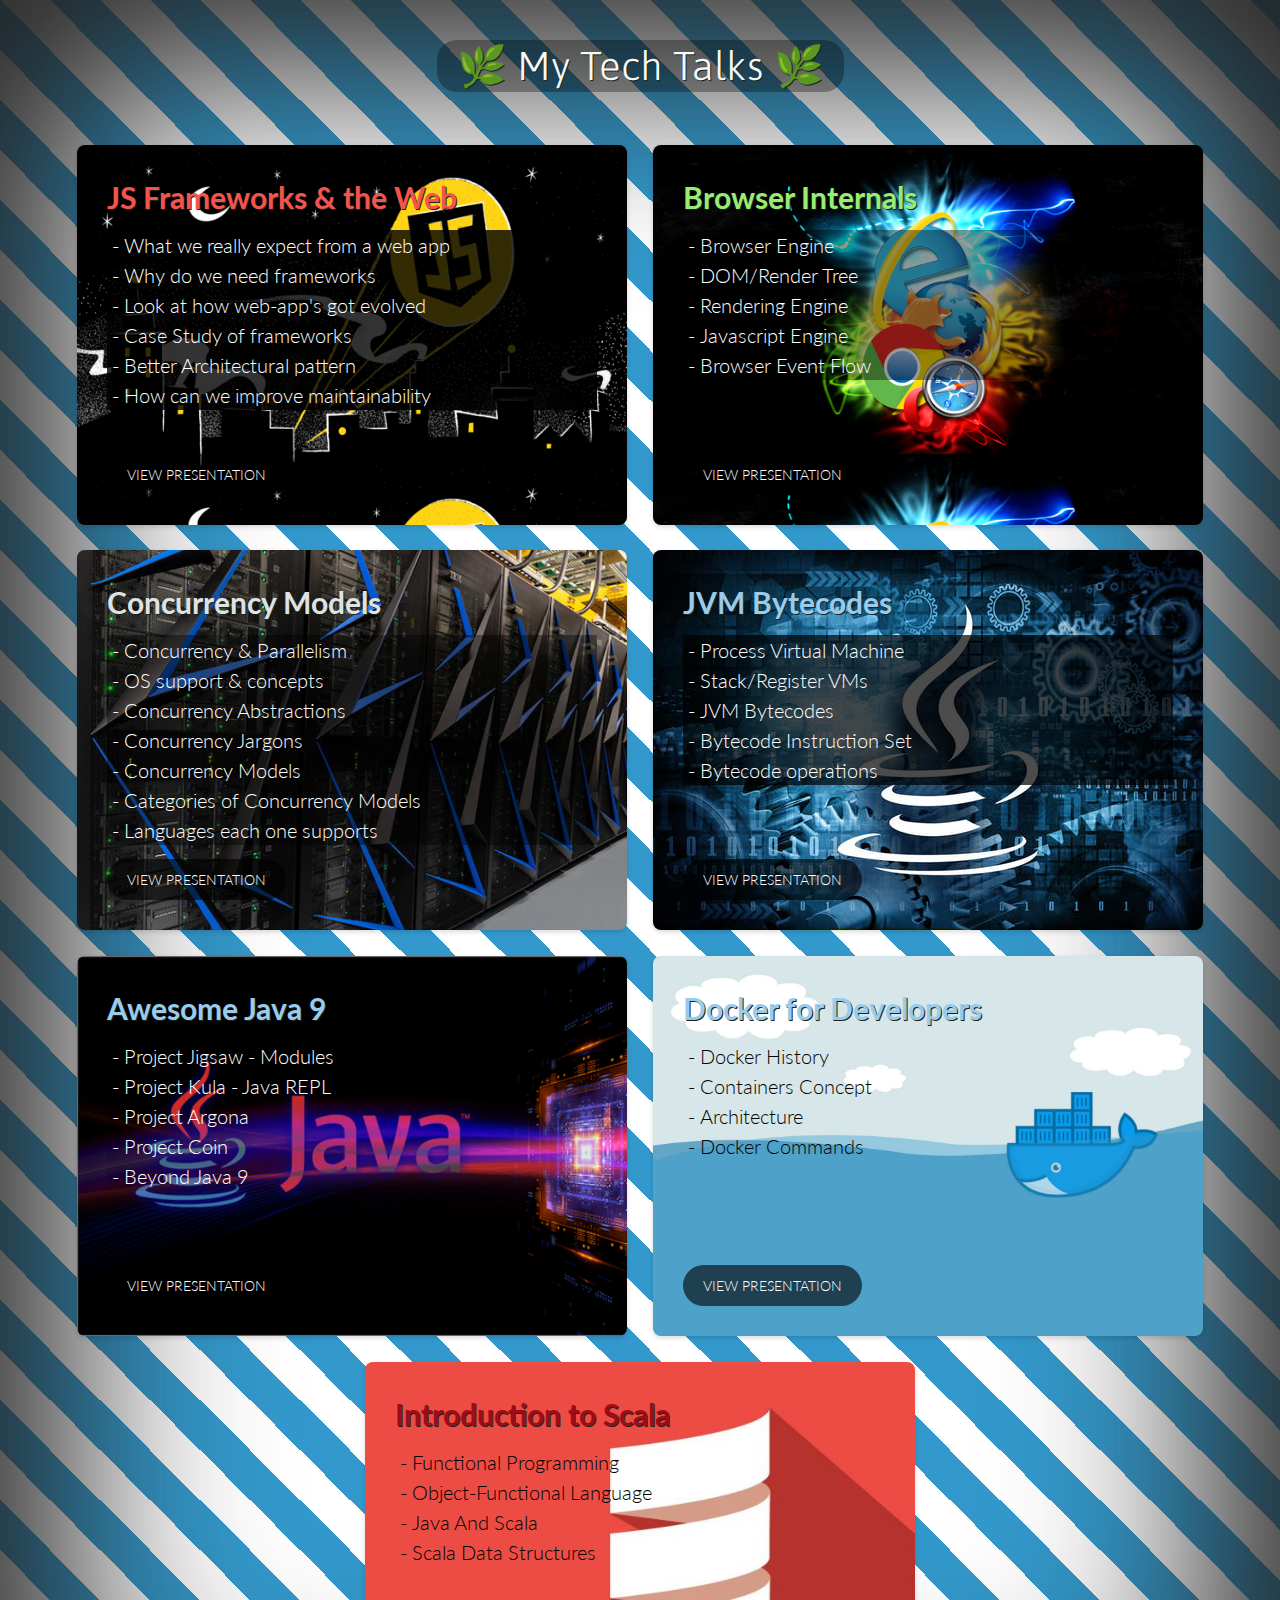
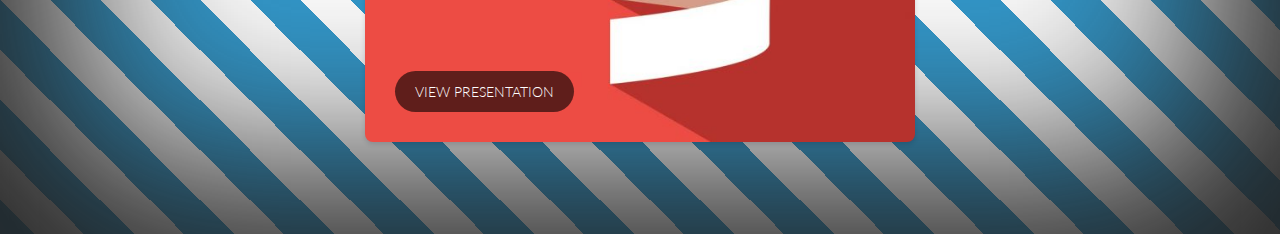
<file: index.html>
<html lang="en">

<head>
    <meta charset="UTF-8">
    <style>
        @import url(https://fonts.googleapis.com/css?family=Lato:300);
        @import url(https://fonts.googleapis.com/css?family=Asap);
        @import url(https://fonts.googleapis.com/css?family=Indie+Flower);

        * {
            margin: 0;
            padding: 0;
            box-sizing: border-box;
        }

        body {
            min-height: 100vh;
            color: #2e2e2e;
            font-family: "Lato", sans-serif;
            font-weight: 300;
            font-size: 20px;
            line-height: 1.5;
            background: linear-gradient(45.01deg, white 25%,
                    #3399cc 25%,
                    #3399cc 50%,
                    white 50%,
                    white 75%,
                    #3399cc 75%);
            -moz-background-size: 100px 100px;
            -o-background-size: 100px 100px;
            -webkit-background-size: 100px 100px;
            background-size: 100px 100px;
            -webkit-box-shadow: inset 0 0 20px 2px #222;
            box-shadow: inset 0 0 200px 70px #222;
        }

        @media screen and (max-width: 820px) {
            body {
                font-size: 16px;
            }
        }

        .container {
            width: 100%;
            min-height: 100vh;
            margin: 0 auto;
            padding: 40px 0;
            display: -webkit-box;
            display: flex;
            -webkit-box-orient: vertical;
            -webkit-box-direction: normal;
            flex-direction: column;
            -webkit-box-pack: center;
            justify-content: center;
            -webkit-box-align: center;
            align-items: center;
        }

        @media screen and (max-width: 820px) {
            .container {
                -webkit-box-orient: vertical;
                -webkit-box-direction: normal;
                flex-direction: column;
            }
        }

        header {
            text-align: center;
        }

        header h1 {
            font-weight: 300;
            font-size: 2em;
            line-height: 1.3;
            font-family: 'Asap', sans-serif;
            padding: 0px 20px 0 20px;
            color: #f4f9fa;
            text-shadow: 1px 1px #1c251c;
            border-radius: 12px;
        }

        header p a {
            color: #2e2e2e;
            text-decoration: none;
            border-bottom: 1px solid #2e2e2e;
            -webkit-transition: border .3s;
            transition: border .3s;
        }

        header p a:hover {
            border-bottom: 1px solid rgba(255, 255, 255, 0);
        }

        .content {
            display: -webkit-box;
            display: flex;
            -webkit-box-orient: horizontal;
            -webkit-box-direction: normal;
            flex-direction: row;
            -webkit-box-pack: center;
            justify-content: center;
            flex-wrap: wrap;
            padding: 40px 0;
        }

        .card {
            margin: 1%;
            padding: 30px;
            height: 380px;
            width: 550px;
            border-radius: 8px;
            position: relative;
            -webkit-transition: .3s all;
            transition: .3s all;
            box-shadow: 0 2px 5px 0 rgba(3, 6, 26, 0.15);
        }

        .card:hover {
            -webkit-transform: scale(1.05);
            transform: scale(1.05);
        }

        @media screen and (max-width: 1240px) {
            .card {
                width: 48%;
            }
        }

        @media screen and (max-width: 820px) {
            .card {
                width: 98%;
                margin-top: 2%;
                margin-bottom: 2%;
            }
        }

        .card h3 {
            margin-bottom: 10px;
            text-shadow: 1px 1px #1c251c;
            font-size: 30px;
        }

        .card p {
            margin-bottom: 60px;
            font-family: 'Indie Flower', cursive;
        }

        .button {
            position: absolute;
            left: 30px;
            bottom: 30px;
            font-size: 14px;
            color: white;
            background: rgba(0, 0, 0, 0.6);
            text-decoration: none;
            text-transform: uppercase;
            padding: 10px 20px;
            border-radius: 10000px;
            -webkit-transition: .3s all;
            transition: .3s all;
        }

        .button:hover {
            background: rgba(255, 255, 255, 0.8);
            color: #2e2e2e;
        }

        .pad-top {
            padding-top: 100px;
        }

        .card-blue-light {
            background: #217ccc;
            color: white;
        }

        .card-yellow {
            background: #c99111;
            color: white;
        }

        .card-blue-dark {
            background: #1e4c74;
            color: white;
        }

        .card-red {
            background: #CE422F;
            color: white;
        }

        .card-purple {
            background: #883EAD;
            color: white;
        }

        .card-orange {
            background: #EF7F34;
            color: white;
        }

        ul {
            list-style: none;
            padding: 0px;
        }

        ul li:before {
            content: '-';
            margin: 0 5px;
            /* any design */
        }
    </style>
</head>

<body translate="no">
    <div class="container">
        <header style="position: sticky">
            <h1 style="border-radius: 20px; background-color: rgba(0,0,0,.3);">🌿 My Tech Talks 🌿</h1>
        </header>
        <div class="content">
            <div class="card card-yellow"
                 style="background-size: contain;background-image: url('assets/images/js-state.min.png')">
                <div class="card-content">
                    <h3 style="color: #f7534d;">JS Frameworks & the Web</h3>
                    <ul style="background-color: rgba(0,0,0,0.8)">
                        <li>What we really expect from a web app</li>
                        <li>Why do we need frameworks</li>
                        <li>Look at how web-app's got evolved</li>
                        <li>Case Study of frameworks</li>
                        <li>Better Architectural pattern</li>
                        <li>How can we improve maintainability</li>
                    </ul>
                </div>
                <div class="pad-top">
                    <a href="talk/js-frameworks-and-web/" target="_blank" class="button">View
                        Presentation</a>
                </div>
            </div>
            <div class="card card-blue-light"
                style="background-size: contain;background-image: url('assets/images/browser-internals.min.png')">
                <div class="card-content">
                    <h3 style="color: #99ec73;">Browser Internals</h3>
                    <ul style="background-color: rgba(0,0,0,0.4)">
                        <li>Browser Engine</li>
                        <li>DOM/Render Tree</li>
                        <li>Rendering Engine</li>
                        <li>Javascript Engine</li>
                        <li>Browser Event Flow</li>
                    </ul>
                </div>
                <div class="pad-top">
                    <a href="talk/browser-internals/" class="button" target="_blank">View
                        Presentation</a>
                </div>
            </div>
            <div class="card card-blue-dark"
                style="background-size:cover;background-image:url('assets/images/concurrency.min.jpg')">
                <div class="card-content">
                    <h3 style="color: #dee2e4;">Concurrency Models</h3>
                    <ul style="background-color: rgba(0,0,0,0.4)">
                        <li>Concurrency & Parallelism</li>
                        <li>OS support & concepts</li>
                        <li>Concurrency Abstractions</li>
                        <li>Concurrency Jargons</li>
                        <li>Concurrency Models</li>
                        <li>Categories of Concurrency Models</li>
                        <li>Languages each one supports</li>
                    </ul>
                </div>
                <div class="pad-top">
                    <a href="talk/concurrency-models/" class="button" target="_blank">View
                        Presentation</a>
                </div>
            </div>
            <div class="card card-purple"
                style="background-size:cover;background-image:url('assets/images/bytecodes.min.jpg')">
                <div class="card-content">
                    <h3 style="color: #9acbeb;">JVM Bytecodes</h3>
                    <ul style="background-color: rgba(0,0,0,0.7)">
                        <li>Process Virtual Machine</li>
                        <li>Stack/Register VMs</li>
                        <li>JVM Bytecodes</li>
                        <li>Bytecode Instruction Set</li>
                        <li>Bytecode operations</li>
                    </ul>
                </div>
                <div class="pad-top">
                    <a href="talk/jvm-bytecodes/" class="button" target="_blank">View Presentation</a>
                </div>
            </div>
            <div class="card card-purple"
                 style="background-size:cover;background-image:url('assets/images/java9.min.jpg')">
                <div class="card-content">
                    <h3 style="color: #9acbeb;">Awesome Java 9</h3>
                    <ul style="background-color: rgba(0,0,0,0.1)">
                        <li>Project Jigsaw - Modules</li>
                        <li>Project Kula - Java REPL</li>
                        <li>Project Argona</li>
                        <li>Project Coin</li>
                        <li>Beyond Java 9</li>
                    </ul>
                </div>
                <div class="pad-top">
                    <a href="talk/java-9/" class="button" target="_blank">View Presentation</a>
                </div>
            </div>
            <div class="card card-orange"
                style="background-size:cover;background-image:url('assets/images/docker.jpg')">
                <div class="card-content">
                    <h3 style="color: #9acbeb;">Docker for Developers</h3>
                    <ul style="color: rgb(3, 3, 3)">
                        <li>Docker History</li>
                        <li>Containers Concept </li>
                        <li>Architecture</li>
                        <li>Docker Commands</li>
                    </ul>
                </div>
                <div class="pad-top">
                    <a href="talk/docker-for-developers/" target="_blank" class="button">View
                        Presentation</a>
                </div>
            </div>
            <div class="card card-orange"
                style="background-size:cover;background-image:url('assets/images/functional-scala.jpg')">
                <div class="card-content">
                    <h3 style="color: #9e0c18;">Introduction to Scala </h3>
                    <ul style="color: rgb(3, 3, 3)">
                        <li>Functional Programming</li>
                        <li>Object-Functional Language</li>
                        <li>Java And Scala</li>
                        <li>Scala Data Structures</li>
                    </ul>
                </div>
                <div class="pad-top"><a href="talk/functional-scala/" target="_blank" class="button">View
                        Presentation</a>
                </div>
            </div>
        </div>
    </div>
</body>

</html>
</file>
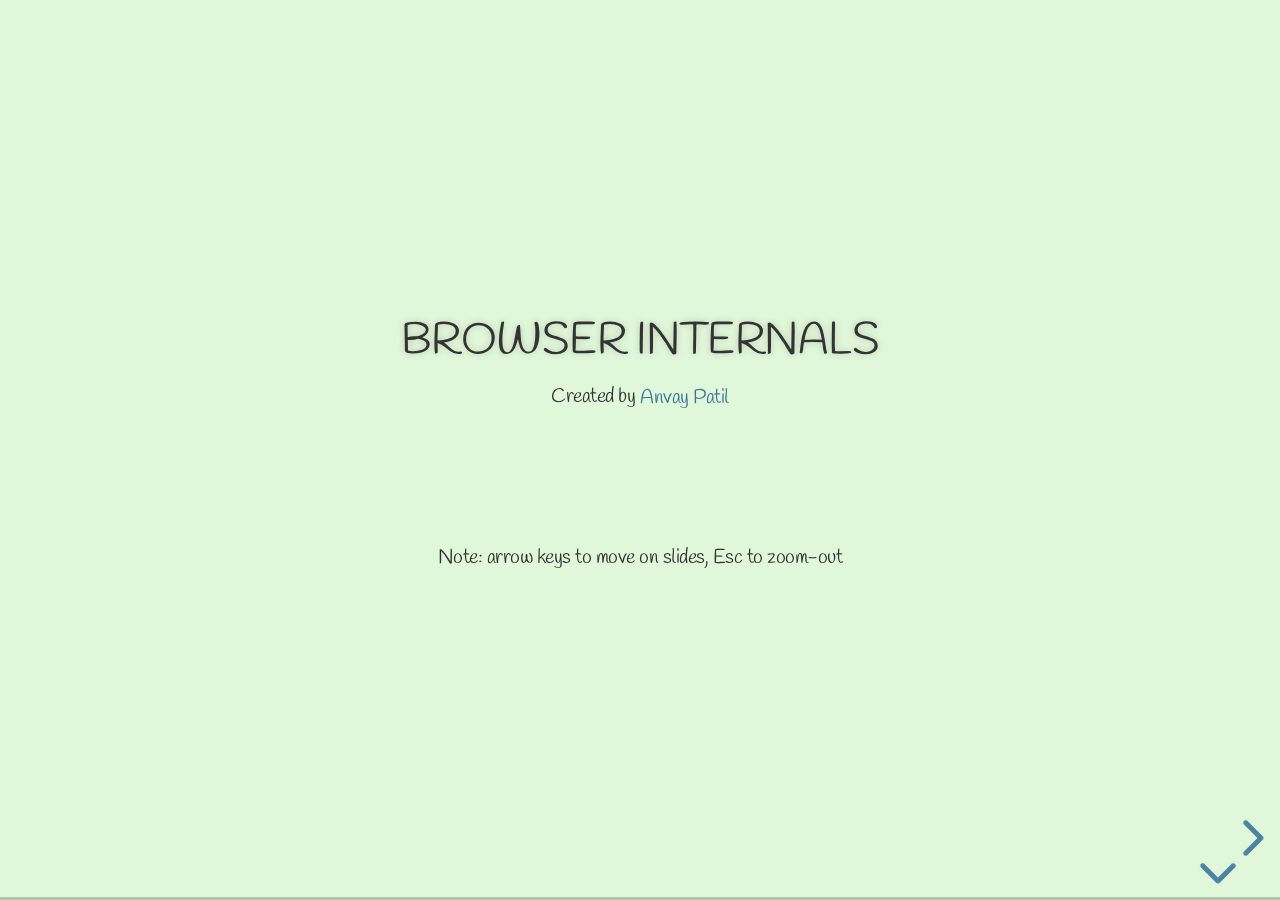
<file: talk/browser-internals/index.html>
<!doctype html>
<html lang="en">

<head>
    <meta charset="utf-8">

    <title>Internals of Web Browsers</title>

    <meta name="description" content="Internals of Web Browsers">
    <meta name="author" content="Anvay Patil">

    <meta name="apple-mobile-web-app-capable" content="yes"/>
    <meta name="apple-mobile-web-app-status-bar-style" content="black-translucent"/>

    <meta name="viewport" content="width=device-width, initial-scale=1.0, maximum-scale=1.0, user-scalable=no">

    <link rel="stylesheet" href="../reveal/css/reveal.css">
    <!-- Theme used for syntax highlighting of code -->
    <link rel="stylesheet" href="../reveal/lib/css/zenburn.css">
    <link rel="stylesheet" href="../reveal/lib/css/wrapper.css">
    <link rel="stylesheet" href="internalsweb.css">

    <!-- Printing and PDF exports -->
    <script>
        var link = document.createElement('link');
        link.rel = 'stylesheet';
        link.type = 'text/css';
        link.href = window.location.search.match(/print-pdf/gi) ? '../reveal/css/print/pdf.css' : '../reveal/css/print/paper.css';
        document.getElementsByTagName('head')[0].appendChild(link);
    </script>
</head>

<body>

<div class="reveal">

    <!-- Any section element inside of this container is displayed as a slide -->
    <div class="slides">
        <section>
            <section>
                <h1>Browser Internals</h1>
                <p>
                    <small>Created by <a href="">Anvay Patil</a></small>
                </p>
                <br/>
                <br/>
                <br/>
                <br/>
                <p>
                    <small>Note: arrow keys to move on slides, Esc to zoom-out</small>
                </p>
            </section>
            <section>
                <h3>About Me ?</h3>
            </section>
        </section>
        <section data-background-color="#fffff0">
            <section>
                <h2>Why should one know about internals?</h2>
                <aside class="notes">
                   <ul>
                       <li>Businesses started invading web</li>
                       <li>Web 2.0 started harnessing capabilities of browsers.</li>
                       <li>If we want to do something disruptive, one need knowledge of Internals.</li>
                       <li>WebAssembly: AutoCAD on web</li>
                   </ul>
                </aside>
            </section>
            <section>
                <h2>What are we deep diving into.?</h2>
                <ul class="fragment">
                    <li>Yesterday's and Today's, Browsers</li>
                    <li>Architecture</li>
                    <li>Rendering Engines</li>
                    <li>Javascript Engines</li>
                </ul>
            </section>
        </section>
        <section data-background-iframe="http://www.evolutionoftheweb.com" data-background-interactive>
        </section>
        <section data-background-color="#e0f1e3">
            <section>
                <h3>High Level Architecture</h3>
                <svg xmlns="http://www.w3.org/2000/svg" xmlns:xlink="http://www.w3.org/1999/xlink" version="1.1"
                     width="457"
                     height="332" viewBox="-0.5 -0.5 451 326" filter="url(#dropShadow)">
                    <defs>
                        <linearGradient x1="0%" y1="0%" x2="0%" y2="100%" id="id1">
                            <stop offset="0%" style="stop-color:#d5e8d4"/>
                            <stop offset="100%" style="stop-color:#FFFFF5"/>
                        </linearGradient>
                        <linearGradient x1="0%" y1="0%" x2="0%" y2="100%" id="id2">
                            <stop offset="0%" style="stop-color:#fff2cc"/>
                            <stop offset="100%" style="stop-color:#ffffff"/>
                        </linearGradient>
                        <linearGradient x1="0%" y1="0%" x2="0%" y2="100%" id="id3">
                            <stop offset="0%" style="stop-color:#f8cecc"/>
                            <stop offset="100%" style="stop-color:#ffffff"/>
                        </linearGradient>
                        <linearGradient x1="0%" y1="0%" x2="0%" y2="100%" id="id4">
                            <stop offset="0%" style="stop-color:#4FE2E2"/>
                            <stop offset="100%" style="stop-color:#ffffff"/>
                        </linearGradient>
                        <linearGradient x1="0%" y1="0%" x2="0%" y2="100%" id="id5">
                            <stop offset="0%" style="stop-color:#E8DDB3"/>
                            <stop offset="100%" style="stop-color:#FFF0CC"/>
                        </linearGradient>
                        <filter id="dropShadow">
                            <feGaussianBlur in="SourceAlpha" stdDeviation="1.7" result="blur"/>
                            <feOffset in="blur" dx="3" dy="3" result="offsetBlur"/>
                            <feFlood flood-color="#3D4574" flood-opacity="0.4" result="offsetColor"/>
                            <feComposite in="offsetColor" in2="offsetBlur" operator="in" result="offsetBlur"/>
                            <feBlend in="SourceGraphic" in2="offsetBlur"/>
                        </filter>
                    </defs>
                    <path d="M 205 75 L 185 75 L 185 98.63" fill="none" stroke="#000000" stroke-miterlimit="10"
                          pointer-events="none"/>
                    <path d="M 185 103.88 L 181.5 96.88 L 185 98.63 L 188.5 96.88 Z" fill="#000000" stroke="#000000"
                          stroke-miterlimit="10" pointer-events="none"/>
                    <path d="M 340 50 L 403.63 50" fill="none" stroke="#000000" stroke-miterlimit="10"
                          pointer-events="none"/>
                    <path d="M 408.88 50 L 401.88 53.5 L 403.63 50 L 401.88 46.5 Z" fill="#000000" stroke="#000000"
                          stroke-miterlimit="10" pointer-events="none"/>
                    <path d="M 340 63 L 344 63 L 344 268.63" fill="none" stroke="#000000" stroke-miterlimit="10"
                          pointer-events="none"/>
                    <path d="M 344 273.88 L 340.5 266.88 L 344 268.63 L 347.5 266.88 Z" fill="#000000" stroke="#000000"
                          stroke-miterlimit="10" pointer-events="none"/>
                    <rect x="70" y="25" width="270" height="50" rx="7.5" ry="7.5" fill="url(#id1)" stroke="#82b366"
                          pointer-events="none"/>
                    <g transform="translate(166.5,43.5)">
                        <switch>
                            <foreignObject style="overflow:visible;" pointer-events="all" width="76" height="12"
                                           requiredFeatures="http://www.w3.org/TR/SVG11/feature#Extensibility">
                                <div xmlns="http://www.w3.org/1999/xhtml"
                                     style="display: inline-block; font-size: 12px; font-family: Helvetica; color: rgb(0, 0, 0); line-height: 1.2; vertical-align: top; width: 76px; white-space: nowrap; overflow-wrap: normal; text-align: center;">
                                    <div xmlns="http://www.w3.org/1999/xhtml"
                                         style="display:inline-block;text-align:inherit;text-decoration:inherit;">User
                                        Interface
                                    </div>
                                </div>
                            </foreignObject>
                            <text x="38" y="12" fill="#000000" text-anchor="middle" font-size="12px"
                                  font-family="Helvetica">User Interface
                            </text>
                        </switch>
                    </g>
                    <path d="M 185 155 L 185 178.63" fill="none" stroke="#000000" stroke-miterlimit="10"
                          pointer-events="none"/>
                    <path d="M 185 183.88 L 181.5 176.88 L 185 178.63 L 188.5 176.88 Z" fill="#000000" stroke="#000000"
                          stroke-miterlimit="10" pointer-events="none"/>
                    <rect x="70" y="105" width="230" height="50" rx="7.5" ry="7.5" fill="url(#id2)" stroke="#d6b656"
                          pointer-events="none"/>
                    <g transform="translate(142.5,123.5)">
                        <switch>
                            <foreignObject style="overflow:visible;" pointer-events="all" width="84" height="12"
                                           requiredFeatures="http://www.w3.org/TR/SVG11/feature#Extensibility">
                                <div xmlns="http://www.w3.org/1999/xhtml"
                                     style="display: inline-block; font-size: 12px; font-family: Helvetica; color: rgb(0, 0, 0); line-height: 1.2; vertical-align: top; width: 86px; white-space: nowrap; overflow-wrap: normal; text-align: center;">
                                    <div xmlns="http://www.w3.org/1999/xhtml"
                                         style="display:inline-block;text-align:inherit;text-decoration:inherit;">
                                        Browser
                                        Engine<br/></div>
                                </div>
                            </foreignObject>
                            <text x="42" y="12" fill="#000000" text-anchor="middle" font-size="12px"
                                  font-family="Helvetica">Browser Engine&lt;br&gt;
                            </text>
                        </switch>
                    </g>
                    <path d="M 185 240 L 185 260 L 185 255 L 185 268.63" fill="none" stroke="#000000"
                          stroke-miterlimit="10"
                          pointer-events="none"/>
                    <path d="M 185 273.88 L 181.5 266.88 L 185 268.63 L 188.5 266.88 Z" fill="#000000" stroke="#000000"
                          stroke-miterlimit="10" pointer-events="none"/>
                    <path d="M 70 215 L 50 215 L 50 268.63" fill="none" stroke="#000000" stroke-miterlimit="10"
                          pointer-events="none"/>
                    <path d="M 50 273.88 L 46.5 266.88 L 50 268.63 L 53.5 266.88 Z" fill="#000000" stroke="#000000"
                          stroke-miterlimit="10" pointer-events="none"/>
                    <rect x="70" y="190" width="230" height="50" rx="7.5" ry="7.5" fill="url(#id3)" stroke="#b85450"
                          pointer-events="none"/>
                    <g transform="translate(136.5,208.5)">
                        <switch>
                            <foreignObject style="overflow:visible;" pointer-events="all" width="96" height="12"
                                           requiredFeatures="http://www.w3.org/TR/SVG11/feature#Extensibility">
                                <div xmlns="http://www.w3.org/1999/xhtml"
                                     style="display: inline-block; font-size: 12px; font-family: Helvetica; color: rgb(0, 0, 0); line-height: 1.2; vertical-align: top; width: 98px; white-space: nowrap; overflow-wrap: normal; text-align: center;">
                                    <div xmlns="http://www.w3.org/1999/xhtml"
                                         style="display:inline-block;text-align:inherit;text-decoration:inherit;">
                                        Rendering
                                        Engine<br/></div>
                                </div>
                            </foreignObject>
                            <text x="48" y="12" fill="#000000" text-anchor="middle" font-size="12px"
                                  font-family="Helvetica">Rendering Engine&lt;br&gt;
                            </text>
                        </switch>
                    </g>
                    <rect x="269" y="275" width="100" height="50" rx="7.5" ry="7.5" fill="#e3c800" stroke="#b09500"
                          pointer-events="none"/>
                    <g transform="translate(287.5,293.5)">
                        <switch>
                            <foreignObject style="overflow:visible;" pointer-events="all" width="62" height="12"
                                           requiredFeatures="http://www.w3.org/TR/SVG11/feature#Extensibility">
                                <div xmlns="http://www.w3.org/1999/xhtml"
                                     style="display: inline-block; font-size: 12px; font-family: Helvetica; color: rgb(8, 8, 8); line-height: 1.2; vertical-align: top; width: 64px; white-space: nowrap; overflow-wrap: normal; text-align: center;">
                                    <div xmlns="http://www.w3.org/1999/xhtml"
                                         style="display:inline-block;text-align:inherit;text-decoration:inherit;">UI
                                        Backend<br/>
                                    </div>
                                </div>
                            </foreignObject>
                            <text x="31" y="12" fill="#080808" text-anchor="middle" font-size="12px"
                                  font-family="Helvetica">UI Backend&lt;br&gt;
                            </text>
                        </switch>
                    </g>
                    <rect x="135" y="275" width="100" height="50" rx="7.5" ry="7.5" fill="url(#id4)" stroke="#000000"
                          pointer-events="none"/>
                    <g transform="translate(136.5,286.5)">
                        <switch>
                            <foreignObject style="overflow:visible;" pointer-events="all" width="96" height="26"
                                           requiredFeatures="http://www.w3.org/TR/SVG11/feature#Extensibility">
                                <div xmlns="http://www.w3.org/1999/xhtml"
                                     style="display: inline-block; font-size: 12px; font-family: Helvetica; color: rgb(20, 20, 20); line-height: 1.2; vertical-align: top; width: 96px; white-space: normal; overflow-wrap: normal; text-align: center;">
                                    <div xmlns="http://www.w3.org/1999/xhtml"
                                         style="display:inline-block;text-align:inherit;text-decoration:inherit;">
                                        Javascript
                                        Interpreter<br/></div>
                                </div>
                            </foreignObject>
                            <text x="48" y="19" fill="#141414" text-anchor="middle" font-size="12px"
                                  font-family="Helvetica">Javascript Interpreter&lt;br&gt;
                            </text>
                        </switch>
                    </g>
                    <rect x="0" y="275" width="100" height="50" rx="7.5" ry="7.5" fill="#dae8fc" stroke="#6c8ebf"
                          pointer-events="none"/>
                    <g transform="translate(19.5,293.5)">
                        <switch>
                            <foreignObject style="overflow:visible;" pointer-events="all" width="60" height="12"
                                           requiredFeatures="http://www.w3.org/TR/SVG11/feature#Extensibility">
                                <div xmlns="http://www.w3.org/1999/xhtml"
                                     style="display: inline-block; font-size: 12px; font-family: Helvetica; color: rgb(0, 0, 0); line-height: 1.2; vertical-align: top; width: 62px; white-space: nowrap; overflow-wrap: normal; text-align: center;">
                                    <div xmlns="http://www.w3.org/1999/xhtml"
                                         style="display:inline-block;text-align:inherit;text-decoration:inherit;">
                                        Networking<br/>
                                    </div>
                                </div>
                            </foreignObject>
                            <text x="30" y="12" fill="#000000" text-anchor="middle" font-size="12px"
                                  font-family="Helvetica">Networking&lt;br&gt;
                            </text>
                        </switch>
                    </g>
                    <rect x="410" y="0" width="40" height="325" rx="6" ry="6" fill="url(#id5)" stroke="#82b366"
                          transform="translate(0,162.5)scale(1,-1)translate(0,-162.5)" pointer-events="none"/>
                    <g transform="translate(378.5,141.5)rotate(90,46,13)">
                        <switch>
                            <foreignObject style="overflow:visible;" pointer-events="all" width="92" height="26"
                                           requiredFeatures="http://www.w3.org/TR/SVG11/feature#Extensibility">
                                <div xmlns="http://www.w3.org/1999/xhtml"
                                     style="display: inline-block; font-size: 12px; font-family: Helvetica; color: rgb(0, 0, 0); line-height: 1.2; vertical-align: top; width: 92px; white-space: nowrap; overflow-wrap: normal; text-align: center;">
                                    <div xmlns="http://www.w3.org/1999/xhtml"
                                         style="display:inline-block;text-align:inherit;text-decoration:inherit;">Data
                                        Persistence<br/><br/></div>
                                </div>
                            </foreignObject>
                            <text x="46" y="19" fill="#000000" text-anchor="middle" font-size="12px"
                                  font-family="Helvetica">Data Persistence&lt;br&gt;&lt;br&gt;
                            </text>
                        </switch>
                    </g>
                    <path d="M 300 215 L 319 215 L 319 268.63" fill="none" stroke="#000000" stroke-miterlimit="10"
                          pointer-events="none"/>
                    <path d="M 319 273.88 L 315.5 266.88 L 319 268.63 L 322.5 266.88 Z" fill="#000000" stroke="#000000"
                          stroke-miterlimit="10" pointer-events="none"/>
                </svg>
            </section>
            <section>
                <h3>Browser Components</h3>
                <ul>
                    <li><a href="">User Interface:</a>
                        <ul>
                            <li>Address Bar, Back, Forward, Bookmark, Reload, Dev Tools etc</li>
                        </ul>
                    </li>
                    <li><a href="">Browser Engine:</a>
                        <ul>
                            <li>Bridge between User Interface and Rendering Engine</li>
                            <li>Provides hooks to initiate loading of URL, other actions like reload, back forward
                                etc.
                            </li>
                        </ul>
                    </li>
                    <li><a href="">Layout/Rendering Engine:</a>
                        <ul>
                            <li>Parse the HTML Document, create Content Tree/DOM Tree</li>
                            <li>Renders the Screen based on DOM Tree.</li>
                        </ul>
                    <li><a href="">Networking:</a>
                        <ul>
                            <li>Handles networking aspects of Internet Communication, HTTP/s, FTP etc</li>
                            <li>Implements a cache of retrieve documents to minimize network traffic</li>
                        </ul>
                    </li>
                    <li><a href="">Javascript Engine:</a>
                        <ul>
                            <li>Executes JS code and results to Rendering Engine</li>
                            <li>participate in DOM hooks, execution cycle</li>
                        </ul>
                    </li>
                    <li><a href="">Data Persistence:</a>
                        <ul>
                            <li>Helps browser to store data locally and access to File System</li>
                            <li>Storage includes Cookie, Local Storage, Session Storage, IndexedDB, WebSQL and
                                FileSystem
                            </li>
                        </ul>
                    </li>
                </ul>
            </section>
            <section>
                <div style="border:1px solid silver; font-size:88%; padding:0.4em; background-color: rgba(255, 255, 255, 0.5)">
                    <table style="text-align:left; border-collapse:collapse; width:100%;">
                        <tbody>
                        <tr>
                            <th style="text-align:center;" colspan="5">Browser usage</th>
                        </tr>
                        <tr style="font-size:88%; height:4px;">
                            <td style="padding:0 4px; text-align:left;"></td>
                            <td style="padding:0 4px; text-align:right;"></td>
                            <td style="width:250px; text-align:left;"></td>
                            <td style="padding:0 4px; width:1em; text-align:right;"></td>
                            <td style="padding:0 4px; text-align:right;"></td>
                        </tr>
                        <tr>
                            <td colspan="2" style="padding-left: 0.4em; padding-right: 0.4em; min-width: 8em;"><a
                                    href="https://en.wikipedia.org/wiki/Google_Chrome" target="_blank" title="Google Chrome">Google
                                Chrome</a>, <a
                                    href="https://en.wikipedia.org/wiki/Opera_(web_browser)" target="_blank"
                                    title="Opera (web browser)">Opera</a> and other
                                variants (<a href="https://en.wikipedia.org/wiki/Blink_(web_engine)" class="mw-redirect" target="_blank"
                                             title="Blink (web engine)">Blink</a>)
                            </td>
                            <td style="width: 100px; border-left: solid 1px silver; border-right: solid 1px silver;">
                                <div style="background:#37C837; width:86.00%; overflow: hidden;"> </div>
                            </td>
                            <td colspan="2" style="padding-left: 0.4em; padding-right: 0.4em; text-align: right;">43.00%
                            </td>
                        </tr>
                        <tr>
                            <td colspan="5" style="height:2px"></td>
                        </tr>
                        <tr>
                            <td colspan="2" style="padding-left: 0.4em; padding-right: 0.4em; min-width: 8em;"><a
                                    href="https://en.wikipedia.org/wiki/Internet_Explorer" target="_blank" title="Internet Explorer">Internet
                                Explorer</a> (<a
                                    href="https://en.wikipedia.org/wiki/Trident_(layout_engine)" target="_blank" class="mw-redirect"
                                    title="Trident (layout engine)">Trident</a>)
                            </td>
                            <td style="width: 100px; border-left: solid 1px silver; border-right: solid 1px silver;">
                                <div style="background:cyan; width:51.60%; overflow: hidden;"> </div>
                            </td>
                            <td colspan="2" style="padding-left: 0.4em; padding-right: 0.4em; text-align: right;">25.80%
                            </td>
                        </tr>
                        <tr>
                            <td colspan="5" style="height:2px"></td>
                        </tr>
                        <tr>
                            <td colspan="2" style="padding-left: 0.4em; padding-right: 0.4em; min-width: 8em;"><a
                                    href="https://en.wikipedia.org/wiki/Firefox" target="_blank" title="Firefox">Firefox</a> and other
                                variants (<a
                                        href="https://en.wikipedia.org/wiki/Gecko_(layout_engine)" target="_blank" class="mw-redirect"
                                        title="Gecko (layout engine)">Gecko</a>)
                            </td>
                            <td style="width: 100px; border-left: solid 1px silver; border-right: solid 1px silver;">
                                <div style="background:red; width:36.44%; overflow: hidden;"> </div>
                            </td>
                            <td colspan="2" style="padding-left: 0.4em; padding-right: 0.4em; text-align: right;">18.22%
                            </td>
                        </tr>
                        <tr>
                            <td colspan="5" style="height:2px"></td>
                        </tr>
                        <tr>
                            <td colspan="2" style="padding-left: 0.4em; padding-right: 0.4em; min-width: 8em;"><a
                                    href="https://en.wikipedia.org/wiki/Safari_(web_browser)" target="_blank"
                                    title="Safari (web browser)">Safari</a> and other
                                variants (<a href="https://en.wikipedia.org/wiki/WebKit" target="_blank" title="WebKit">WebKit</a>)
                            </td>
                            <td style="width: 100px; border-left: solid 1px silver; border-right: solid 1px silver;">
                                <div style="background:#FF1493; width:11.8%; overflow: hidden;"> </div>
                            </td>
                            <td colspan="2" style="padding-left: 0.4em; padding-right: 0.4em; text-align: right;">
                                5.90%
                            </td>
                        </tr>
                        <tr>
                            <td colspan="5" style="height:2px"></td>
                        </tr>
                        <tr>
                            <td colspan="2" style="padding-left: 0.4em; padding-right: 0.4em; min-width: 8em;"><a
                                    href="https://en.wikipedia.org/wiki/Opera_(web_browser)" target="_blank"
                                    title="Opera (web browser)">Opera</a> (<a
                                    href="https://en.wikipedia.org/wiki/Presto_(layout_engine)" target="_blank" class="mw-redirect"
                                    title="Presto (layout engine)">Presto</a>)
                            </td>
                            <td style="width: 100px; border-left: solid 1px silver; border-right: solid 1px silver;">
                                <div style="background:blue; width:4.62%; overflow: hidden;"> </div>
                            </td>
                            <td colspan="2" style="padding-left: 0.4em; padding-right: 0.4em; text-align: right;">
                                2.31%
                            </td>
                        </tr>
                        <tr>
                            <td colspan="5" style="height:2px"></td>
                        </tr>
                        <tr>
                            <td colspan="2" style="padding-left: 0.4em; padding-right: 0.4em; min-width: 8em;">Others
                            </td>
                            <td style="width: 100px; border-left: solid 1px silver; border-right: solid 1px silver;">
                                <div style="background:yellow; width:9.54%; overflow: hidden;"> </div>
                            </td>
                            <td colspan="2" style="padding-left: 0.4em; padding-right: 0.4em; text-align: right;">
                                4.77%
                            </td>
                        </tr>
                        <tr>
                            <td colspan="5" style="height:2px"></td>
                        </tr>
                        </tbody>
                    </table>
                </div>
            </section>
        </section>
        <section data-background-color="#f2e3ff">
            <h3>Deep Dive: Rendering engines</h3>
        </section>
        <section data-background-color="#FFFFFF">
            <h3>So what does exactly Rendering engines do?</h3>
            <img src="img/parsing-flow.png" class="plain fragment"/>
        </section>
        <section data-background-color="#F2F2F2">
            <h3>From HTML document to Display</h3>
            <img src="img/webkitflow.png" class="plain"/>
        </section>
        <section data-background-color="#FFFFFF">
            <section>
                <img src="img/html-parsing.png" class="plain"/>
            </section>
            <section>
                <h3>Document Parsing</h3>
                <ul>
                    <li>Lexical Analysis</li>
                    <li>Syntax Analysis</li>
                    <li>Creation of Parse Tree</li>
                </ul>
            </section>
        </section>
        <section data-background-color="#fdfff9">
            <h3>So how does DOM Tree looks like.?</h3>
            <a href="https://webkit.org/blog/114/webcore-rendering-i-the-basics/" target="_blank">.</a>
            <div style="display: flex">
                <img src="img/html-code.png" class="plain" height="230px"/>
                <img src="img/dom-tree.png" class="plain" style="padding-left: 20px"/>
                <a href="https://github.com/WebKit/webkit/tree/master/Source/WebCore/html" target="_blank">.</a>
            </div>
            <a href="https://github.com/WebKit/webkit/blob/master/Source/WebCore/html/HTMLImageElement.h"
               target="_blank">.</a>
            <a href="https://github.com/WebKit/webkit/blob/master/Source/WebCore/html/HTMLOptionElement.h"
               target="_blank">.</a>
        </section>
        <section>
            <section data-background-color="#f9fffa">
                <h3>Parsed CSS Rules Tree</h3>
                <div>
                    <img src="img/css-rules-tree.png" class="plain" height="330px"/>
                </div>
            </section>
            <section data-background-color="#F5F5F5">
                <h3>The CSS Box Model</h3>
                <img src="img/boxdim.png" class="plain" height="230px"/>
                <a href="https://www.w3.org/TR/CSS2/box.html" target="_blank">.</a>
            </section>
        </section>
        <section data-background-color="#FFF5F5">
            <h3>A look at CSSOM Tree</h3>
            <img src="img/render-tree-construction.png" class="plain" height="230px"/>
            <a href="https://github.com/WebKit/webkit/tree/master/Source/WebCore/css" target="_blank">.</a>
        </section>
        <section data-background-color="#F5FFF5">
            <h3>Render Tree</h3>
            <br/>
            <ul>
                <li> While DOM tree & CSSOM is constructed,
                    <br/>
                    Browsers constructs another tree called Render Tree.
                </li>
                <br/>
                <li>Firefox calls it Render Frames/Frame Tree</li>
            </ul>
        </section>
        <section>
            <section data-background-color="#FFFFFF">
                <h3>The relation between DOM Tree and Render tree</h3>
                <img src="img/dom-render-tree.png" class="plain" height="230px"/>
                <a href="https://www.w3.org/TR/CSS2/box.html" target="_blank">.</a>
            </section>
            <section data-background-color="#F5FFF5">
                <h3>How is Render Tree Constructed?</h3>
                <br/>
                <ul>
                    <li>The DOM and CSSOM trees are combined to form the Render Tree</li>
                    <li>Render tree contains only the nodes required to render the page</li>
                    <li>Layout computes the exact position and size of each object.</li>
                    <li>The final render tree renders pixels to the screen in paint cycle.</li>
                </ul>
            </section>
        </section>
        <section data-background-color="#edf9ed">
            <section>
                <h3>Render Tree Object</h3>
                <small>Base class of all the Renderers</small>
                <pre style="width: 65%; font-size: .65em;">
    <code data-trim data-noescape>
class RenderObject{
  virtual void layout();
  virtual void paint(PaintInfo);
  virtual void rect repaintRect();
  Node* node;  //the DOM node
  RenderStyle* style;  // the computed style
  RenderLayer* containingLayer; //the containing z-index layer
}
    </code>
</pre>
            </section>
            <section>
                <h3>Render Object Construction <a
                        href="https://github.com/adobe/webkit/blob/master/Source/WebCore/rendering/RenderObject.cpp#L136"
                        target="_blank">.</a>
                </h3>
                <pre style="width: 65%; font-size: .65em;">
    <code data-trim data-noescape>
RenderObject* RenderObject::createObject(Node* node, RenderStyle* style)
{
    Document* doc = node->document();
    RenderArena* arena = doc->renderArena();
    ...
    RenderObject* o = 0;

    switch (style->display()) {
        case NONE:
            break;
        case INLINE:
            o = new (arena) RenderInline(node);
            break;
        case BLOCK:
            o = new (arena) RenderBlock(node);
            break;
        case INLINE_BLOCK:
            o = new (arena) RenderBlock(node);
            break;
        case FLEX:
        case INLINE_FLEX:
            o = new (arena) RenderFlexibleBox(node);
            break;
       ...
    }

    return o;
}
    </code>
</pre>
            </section>
        </section>
        <section data-background-color="#FFFFFF">
            <h3>Render Layer Encapsulation</h3>
            <div>
                <img src="img/rendering-trees.png" class="plain" height="330px"/>
            </div>
        </section>
        <section data-background-color="#f4fff2">
            <h3>Now Let's revise</h3>
            <div>
                <img src="img/analysis-dom-css-js.png" class="plain" height="330px"/>
            </div>
        </section>
        <section data-background-color="#FFF">
            <h3>Intended Layout</h3>
            <div>
                <img src="img/layout-phase.png" class="plain" height="500px"/>
            </div>
        </section>
        <section data-background-color="#fcf2ff">
            <h3>Layout/Reflow Phase</h3>
            <br/>
            <ul>
                <li> When render tree is created, it doesn't contains position and size.</li>
                <li> Calculation of Position & Size of each Render Objects happens in this phase</li>
                <li> Layout is recursive process happens from top to bottom.</li>
                <li> Position of layout is 0,0 and dimension is viewport only</li>
                <li> Viewport is the visible part of brower window, rest is hidden via scroll</li>
                <li> It follows a dirty bit system when calculation happens having flags; dirty &
                    childern are dirty
                </li>
            </ul>
        </section>
        <section data-background-color="#FFFFFF">
            <h3>Layout/Reflow Phase</h3>
            <br/>
            <br/>
            <div style="display: flex">
                <div>
                    <ul>
                        <li>CSS Visual Formatting Model
                            <ol>
                                <li>Normal Flow
                                    <ul>
                                        <li>Block formatting contexts</li>
                                        <li>Inline formatting contexts</li>
                                        <li>Relative positioning</li>
                                    </ul>
                                </li>
                                <li>Floats</li>
                                <li>Absolute positioning</li>
                            </ol>
                        </li>
                        <li>Dirty Bit System</li>
                        <li>Global & incremental layout</li>
                        <li>Asynchronous and Synchronous layout</li>
                        <li>Width calculations</li>
                    </ul>
                </div>
                <img src="img/reflow.png" class="plain" height="330px"/>
            </div>
        </section>
        <section data-background-color="#fFf2f6">
            <h3>Layout/Reflow Process</h3>
            <br/>
            <ul>
                <li> Parent renderer determines its own width.</li>
                <li> Calculation of Position & Size of each Render Objects happens in this phase</li>
                <li> Parent goes over all children:</li>
                <ul>
                    <li> Place the child renderer (sets its x and y).</li>
                    <li> Calls child layout if needed–they are dirty or we are in a global layout,<br/>
                        or for some other reason–which calculates the child's height.
                    </li>
                </ul>
                <li> Position of layout is 0,0 and dimension is viewport only</li>
                <li> Parent uses children's accumulative heights and the heights of margins and padding
                    to set its own height–this will be used by the parent renderer's parent.
                </li>
                <li> Sets its dirty bit to false.</li>
            </ul>
        </section>
        <section data-background-color="#f8f2f6">
            <h3>Painting/Rendering Phase</h3>
            <br/>
            <ul>
                <li> Render tree is traversed and "paint()" method is called to display content on the
                    screen
                </li>
                <li> Painting can entire tree or incremental based on RenderObjects & childern's
                    state
                </li>
                <li> Periodically, RenderObject invalidates its rectangle the dirty flag.</li>
                <li> It causes paint cycle, to find dirty region and repaint again.</li>
            </ul>
        </section>
        <section data-background-color="#FFF">
            <h3>Accelerated Rendering</h3>
            <img src="img/hardware-accelerated-painting.png" class="plain" />
        </section>
        <section  data-background-color="#FFF">
            <section>
                <h3>Painting Challenges: Ideal vs real</h3>
                <divs>
                    <img src="img/ideal-rendering.png" class="plain" />
                    <img src="img/real-world-rendering.png" class="plain" />
                </divs>
            </section>
            <section>
                <h3>Can we do better?</h3>
                <div>
                    <img src="img/paint-renderering.png" class="plain" />
                </div>
            </section>
            <section>
                <h3>And Final Decomposition</h3>
                <img src="img/raster-renderering.png" class="plain" />
            </section>
        </section>
        <section data-background-color="#F8Fef7">
            <h3>Let's now Talk about browser threads</h3>
            <br/>
            <ul>
                <li> Rendering engine is multi-threaded
                    <a href="https://chromium.googlesource.com/chromium/src/+/lkgr/docs/threading_and_tasks.md#Threads"
                       target="_blank">.
                    </a>
                </li>
                <li> JS engine may be single threaded or parallel with web-worker
                    <a href="https://chromium.googlesource.com/chromium/src.git/+/62.0.3178.1/third_party/WebKit/Source/bindings/core/v8/V8BindingDesign.md"
                       target="_blank">
                        .
                    </a>
                </li>
                <li>JS threads joins/runs with renderer thread
                    <a href="https://medium.com/@francesco_rizzi/javascript-main-thread-dissected-43c85fce7e23" target="_blank">.</a></li>
                <li> Network operations can be performed by several parallel threads.<br/>
                    The number of parallel connections is limited (usually 2–6 connections).
                </li>
            </ul>
        </section>
        <section data-background-color="#F8Fef7">
            <p style="font-size: 36px">Lets talk about JS code execution?</p>
        </section>
        <section data-background-color="#f7dcd9">
            <h3> Lets look again.! </h3>
            <ul>
                <li> JS code execution hold DOM modification hooks</li>
                <li> JS DOM hooks eg. <code>document.getElementById('container')</code></li>
                <li> Based on DOM hooks, DOM tree get modified.
                <li> With DOM tree changed, Render Tree is constructed again in every frame
                    calculation.
                </li>
                <li> Dirty regions are painted on each pass of frame execution</li>
                <li> So everything happens in one single thread.</li>
            </ul>
        </section>
        <section data-background-color="#f2f5f9">
            <h3> Event Loop </h3>
            <br/>
            <ul>
                <li> Browser Main thread is a Event Loop.</li>
                <li> It's an infinite loop that keeps the process alive.</li>
                <li> It waits for events (like layout and paint events) and processes them.</li>
            </ul>
            <pre style="width: 65%; font-size: .65em;">
                <code data-trim data-noescape>
 // Code from Firefox
 while (!mExiting)
    NS_ProcessNextEvent(thread);
                </code>
            </pre>
        </section>
        <section data-background-color="#FFFFFF">
            <div>
                <img src="img/whole-view.jpeg" class="plain"/>
            </div>
        </section>
        <section data-background-color="#FFFFFF">
            <a href="http://latentflip.com/loupe/?code=JC5vbignYnV0dG9uJywgJ2NsaWNrJywgZnVu
        Y3Rpb24gb25DbGljaygpIHsKICAgIHNldFRpbWVvdXQoZnVuY3Rpb24gdGltZXIoKSB7CiAgICAgICAgY29uc29sZS5sb2coJ1l
        vdSBjbGlja2VkIHRoZSBidXR0b24hJyk7ICAgIAogICAgfSwgMjAwMCk7Cn0pOwoKY29uc29sZS5sb2coIkhpISIpOwoKc2V0VGltZW
        91dChmdW5jdGlvbiB0aW1lb3V0KCkgewogICAgY29uc29sZS5sb2coIkNsaWNrIHRoZSBidXR0b24hIik7Cn0sIDUwMDApOwoKY29uc2
        9sZS5sb2coIldlbGNvbWUgdG8gbG91cGUuIik7!!!PGJ1dHRvbj5DbGljayBtZSE8L2J1dHRvbj4%3D" target="_blank">
                JS Event Loop Playground.
            </a>
        </section>
        <section data-background-color="#F8Fef7">
            <section>
                <p style="font-size: 36px">Have you heard this term "Critical Rendering Path"?</p>
            </section>
            <section>
                <h3>Critical Rendering Path</h3>
                <br/>
                <ol>
                    <li>Constructing the DOM Tree</li>
                    <li>Constructing the CSSOM Tree</li>
                    <li>Running Javscript</li>
                    <li>Creating Render Tree</li>
                    <li>Generating the Layout</li>
                    <li>Painting</li>
                </ol>
            </section>
            <section>
                <div style="display: flex">
                    <img src="img/CRP-Timeline.png" class="plain" height="550px"/>
                    <div>
                        <p style="font-size: 26px">CRP Timeline</p>
                        <ol style="font-size: 18px">
                            <li>Send Request - GET request sent for index.html</li>
                            <li>Parse HTML and Send Request - <br/>
                                Begin parsing of HTML and DOM construction. <br/>
                                Send GET request for style.css and main.js
                            </li>
                            <li>Parse Stylesheet - CSSOM created for style.css</li>
                            <li>Evaluate Script - Evaluate main.js</li>
                            <li>Layout - Generate Layout based on meta viewport.</li>
                            <li>Paint - Paint pixels on document</li>
                        </ol>
                    </div>
                </div>
            </section>
        </section>
        <section data-background-color="#FFFFFF">
            <h3>How does Browser Event Flow</h3>
            <div class="fragment">
                <img src="img/eventflow.png" class="plain" height="430px"/>
            </div>
        </section>
        <section>
            <p style="font-size: 36px;">References & Links</p>
            <ul>
                <li><a href="https://webkit.org/blog/114/webcore-rendering-i-the-basics/" target="_blank">Webkit Rendering</a></li>
                <li><a href="https://github.com/WebKit/webkit" target="_blank">WebKit Source Code</a></li>
                <li><a href="https://www.html5rocks.com/en/tutorials/internals/howbrowserswork/" target="_blank">HTML5 Rocks
                    Internals</a></li>
                <li><a href="https://chromium.org/developers/the-rendering-critical-path" target="_blank">Chrome Design Documents</a></li>
            </ul>
        </section>
        <section>
            <h3>Q&A</h3>
            <p style="font-size: 36px;" class="fragment">Thank you :)</p>
        </section>
    </div>
</div>

<script src="../reveal/lib/js/head.min.js"></script>
<script src="../reveal/js/reveal.js"></script>

<script>
    // More info about config & dependencies:
    // - https://github.com/hakimel/reveal.js#configuration
    // - https://github.com/hakimel/reveal.js#dependencies
    Reveal.initialize({
        dependencies: [
            {src: '../reveal/plugin/markdown/marked.js'},
            {src: '../reveal/plugin/markdown/markdown.js'},
            {src: '../reveal/plugin/notes/notes.js', async: true},
            {
                src: '../reveal/plugin/highlight/highlight.js', async: true, callback: function () {
                    hljs.initHighlightingOnLoad();
                }
            }
        ]
    });
    // Shows the slide number using default formatting
    Reveal.configure({slideNumber: true});

    // Slide number formatting can be configured using these variables:
    //  "h.v": 	horizontal . vertical slide number (default)
    //  "h/v": 	horizontal / vertical slide number
    //    "c": 	flattened slide number
    //  "c/t": 	flattened slide number / total slides
    Reveal.configure({slideNumber: 'c/t'});
    Reveal.configure({overview: true});

    // Control which views the slide number displays on using the "showSlideNumber" value:
    //     "all": show on all views (default)
    // "speaker": only show slide numbers on speaker notes view
    //   "print": only show slide numbers when printing to PDF
    Reveal.configure({showSlideNumber: 'speaker'});
</script>

</body>
</html>
</file>
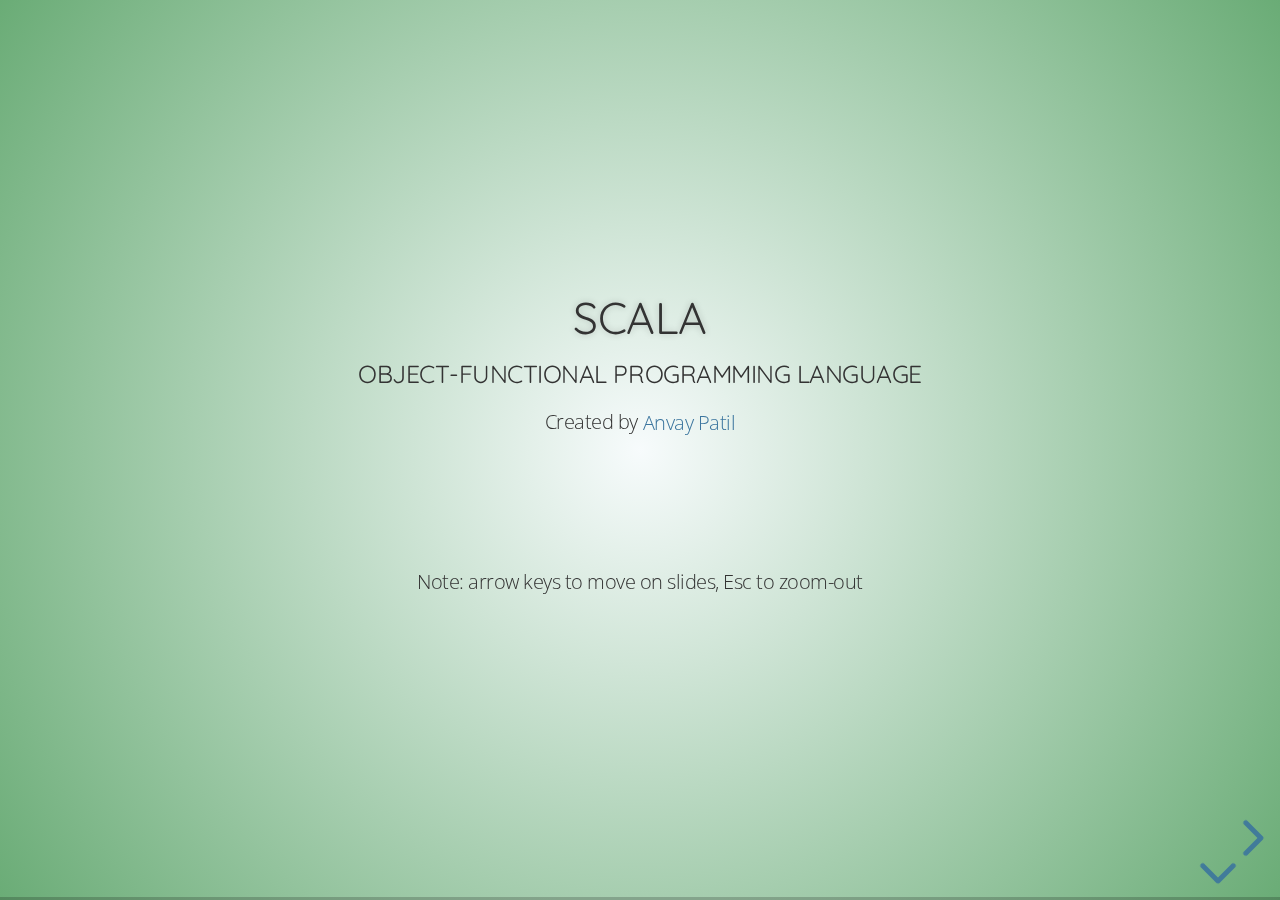
<file: talk/functional-scala/index.html>
<!doctype html>
<html lang="en">

<head>
    <meta charset="utf-8">

    <title>Functional programming in Scala</title>

    <meta name="description" content="Functional programming in Scala">
    <meta name="author" content="Anvay Patil">

    <meta name="apple-mobile-web-app-capable" content="yes"/>
    <meta name="apple-mobile-web-app-status-bar-style" content="black-translucent"/>

    <meta name="viewport" content="width=device-width, initial-scale=1.0, maximum-scale=1.0, user-scalable=no">

    <link rel="stylesheet" href="../reveal/css/reveal.css">
    <link rel="stylesheet" href="scala.css">

    <!-- For syntax highlighting -->
    <link rel="stylesheet" href="../reveal/lib/css/zenburn.css">
    <link rel="stylesheet" href="../reveal/lib/css/wrapper.css">
    <!-- If the query includes 'print-pdf', use the PDF print sheet -->
    <script>
        var link = document.createElement( 'link' );
        link.rel = 'stylesheet';
        link.type = 'text/css';
        link.href = window.location.search.match( /print-pdf/gi ) ? '../reveal/css/print/pdf.css' : '../reveal/css/print/paper.css';
        document.getElementsByTagName( 'head' )[0].appendChild( link );
    </script>
</head>

<body>

<div class="reveal">

    <!-- Any section element inside of this container is displayed as a slide -->
    <div class="slides">
        <section>
            <section>
                <h1>Scala</h1>
                <h4>Object-Functional Programming language</h4>
                <p>
                    <small>Created by <a href="">Anvay Patil</a></small>
                </p>
            <br/>
            <br/>
            <br/>
            <br/>
            <p><small>Note: arrow keys to move on slides, Esc to zoom-out </small></p>
        </section>
            <section>
                <h4>About Me ?</h4>
            </section>
        </section>
        <section>
            <h3>Life as a programmer</h3>
            <iframe width="620" height="515" src="https://www.youtube.com/embed/_Nua3Cjdik0" frameborder="0" allowfullscreen>
            </iframe>
        </section>
        <section>
            <h2>Java is so important to the world</h2>
            <p class="fragment">But, question is Java or JVM?  <span class="fragment">Wait a sec.! aint both same.?</span></p>
        </section>
        <section>
            <h3><strike>Java </strike>VM => Polygot VM</h3>
            <p class="fragment">I got 99 languages to choose, but JVM is one.!</p>
            <p class="fragment">Languages like:
            <ul class="fragment">
                <li>Scala</li>
                <li>Groovy</li>
                <li>Kotlin</li>
                <li>JRuby</li>
                <li>Jython</li>
                <li>and the list goes on..!</li>
            </ul>
            </p>
        </section>
        <section>
            <h3>But What is the problem with Java?</h3>
            <p class="fragment"> Very Much Noun-oriented</p>
            <p class="fragment"> Doesn't have Compound value types (Structs in C)</p>
            <p class="fragment"> discrimination of (primitives and arrays) with other objects </p>
            <p class="fragment"> The way java approaches concurrency using threads and shared data</p>
            <p class="fragment"> Parallel programming is difficult | No built-in support</p>
            <p class="fragment"> And many more..!!</p>
        </section>
        <section>
            <p style="font-size: 32px;">Why these problems exists and we can't do anything.?</p>
            <p class="fragment">legacy code > parallel distributed programming is a need of the day,
                but was not when language got invented
            </p>
            <br/>
            <p style="font-size: 32px;" class="fragment">So do you think Scala addresses all of those.?</p>
            <p class="fragment">Well, they tried to address to make a language look good for 2020 developer.</p>
        </section>
        <section>
            <p style="font-size: 32px;">So since we know why, lets see what is Scala?</p>
        </section>
        <section>
            <h3>So, What is Scala?</h3>
            <ul>
                <li class="fragment">One of those programming language on JVM</li>
                <li class="fragment">It is pure better Object Oriented than Java</li>
                <li class="fragment">It brings good parts of
                    <a href="http://en.wikipedia.org/wiki/Functional_programming" target="_blank">Functional programming</a> world</li>
                <li class="fragment">Statically typed language like Java</li>
                <li class="fragment">Functions are First-Class citizens</li>
                <li class="fragment">Lines of code reduces extremely, offering less maintaince</li>
                <li class="fragment">You can code in Scala & can be used as a Java library</li>
                <li class="fragment">Also, Attempts to make better Java. really..?</li>

            </ul>
        </section>
        <section>
            <section>
                <p>We all know <br/>Object Oriented Programming?</p>
                <p class="fragment">Imperative/Structured/Procedural Programming</p>
                <br/>
                    <p><span class="fragment"> But, functional programming</span> <span class="fragment">, really? one more jargon..!!</span>
                </p>
            </section>
            <section>
                <h2>Different Programming Styles that exists?</h2>
                <ul>
                    <li><a href="http://en.wikipedia.org/wiki/Imperative_programming" target="_blank">Imperative</a>
                    </li>
                    <li><a href="http://en.wikipedia.org/wiki/Structured_programming" target="_blank">Structured</a>
                    </li>
                    <li><a href="http://en.wikipedia.org/wiki/Procedural_programming" target="_blank">Procedural</a>
                    </li>
                    <li><a href="http://en.wikipedia.org/wiki/Functional_programming" target="_blank">Functional</a>
                    </li>
                    <li><a href="http://en.wikipedia.org/wiki/Event-driven_programming" target="_blank">Event-Driven |
                        Time Driven</a></li>
                    <li><a href="http://en.wikipedia.org/wiki/Object-oriented_programming" target="_blank">Object-oriented</a>
                    </li>
                    <li><a href="http://en.wikipedia.org/wiki/Declarative_programming" target="_blank">Declarative</a>
                    </li>
                    <li><a href="http://en.wikipedia.org/wiki/Automata-based_programming" target="_blank">Automata-based
                        programming languages</a></li>
                </ul>
                <aside class="notes">
                </aside>
            </section>
        </section>
        <section>
            <section>
                <blockquote>
                    Functional programming mimics the way mathematician's think about functions
                </blockquote>
                <p class="fragment">What is &lambda; expressions ?</p>
                <p class="fragment"><i>f</i>(x, y) &rarr; x *(x + y)*y</p>
                <p class="fragment">In programming world, &lambda; is just an anonymous function</p>
                <p class="fragment">code is evaluated as each line is an expression, nothing is a statement</p>
            </section>
            <section>
                <blockquote>
                    It is a style of programming that emphasizes the evaluation of expressions rather than the execution
                    of commands
                    avoiding state and mutable data.
                </blockquote>&mdash;
                <a href="http://www.cs.nott.ac.uk/~gmh/faq.html" target="_blank">comp.lang.functional FAQ</a>
            </section>
        </section>
        <section>
            <h3>Functional programming principles for Java developers</h3>
            <ol>
                <li class="fragment">Avoid Mutable state, encourage immutability</li>
                <li class="fragment">Functions are First-class values, use it</li>
                <li class="fragment">Side effect free functions (given input X output will always be Y)</li>
                <li class="fragment">use more Function variables, less Instance variables (only if needed)</li>
                <li class="fragment">Higher-Order functions</li>
                <li class="fragment">Lazy vs Eager Evaluation</li>
            </ol>
        </section>
        <section>
            <h3>What difference it make.?</h3>
            <blockquote>
                OO makes code understandable by encapsulating moving parts
                <br/>
                FP makes code understandable by minimizing moving parts.
            </blockquote>
            <p style="font-size: 20px;"><a>Michael Feathers</a>, author of "Working with Legacy Code"</p>
            <br/>
            <p class="fragment">In simple terms, if you have functions with no side effects,<br/>
                it can be given to any free processor for execution enabling parallelism.</p>
        </section>
        <section>
                <p style="font-size: 30px;">Alright enough talking, show me some Scala code?</p>
        </section>
        <section>
            Hello World in Java
<pre style="width: 65%; font-size: .65em;">
<code data-trim>
    public class HelloJava {
        public static void main(String[] args) {
            System.out.println("Hello World!");
        }
    }

</code>
</pre>
            Hello World in Scala
    <pre style="width: 65%; font-size: .65em;">
    <code data-trim>
    object HelloScala {
        def main(args: Array[String]): Unit = {
            println("Hello World!")
        }
    }
    </code>
                    </pre>
        </section>
        <section>
            <section>
                <p style="font-size: 36px;">Let's fire up, Scala REPL and do things in action</p>
            </section>
            <section>
                <p style="font-size: 36px;">Expressions, Values, Variables</p>
<pre style="width: 65%; font-size: .65em;">
    <code data-trim>
    scala> val b = 3.14
    b: Double = 3.14

    scala> val d: Int = 6.28
     &lt;console&gt;:7: error: type mismatch;
        found   : Double(6.28)
        required: Int
        val d: Int = 6.28

    scala> val x = 2 + 3
    x: Int = 5

    scala> val y = 3 * x + 2
    y: Int = 17
    </code>
</pre>
            </section>
            <section>
<p style="font-size: 36px;">Functions, Anonymous Functions</p>
<pre style="width: 65%; font-size: .65em;">
    <code data-trim>
    scala> def Fahrenheit2Celsius (x: Double) = (x - 32) * 5/9.0
        Fahrenheit2Celsius: (x: Double)Double

    scala> val add1 = (x: Int) => x + 1
        add1: (Int) => Int = &lt;function1&gt;

    scala> val add100 = (x: Int) => x + 100
        add100: (Int) => Int = &lt;function1&gt;
    </code>
</pre>
            </section>
            <section>
<p style="font-size: 36px;">Function Composition with compose & andThen</p>
<pre style="width: 65%; font-size: .65em;">
    <code data-trim>
    scala> def f(s: String) = "func(" + s + ")"
        f: (String)java.lang.String

    scala> def g(s: String) = "gunc(" + s + ")"
        g: (String)java.lang.String

    scala> val fComposeG = f _ compose g _
        fComposeG: (String) => java.lang.String = &lt;function&gt;

    scala> fComposeG("ABC")
        res0: java.lang.String = func(gunc(ABC))

    scala> val fAndThenG = f _ andThen g _
        fAndThenG: (String) => java.lang.String = &lt;function&gt;

    scala> fAndThenG("ABC")
        res1: java.lang.String = gunc(func(ABC))
    </code>
</pre>
            </section>
            <section>
<p style="font-size: 36px;">Function Currying</p>
<pre style="width: 65%; font-size: .65em;">
    <code data-trim>
    scala> def strcat(s1:String)(s2:String)=s1+s2
        strcat: (s1: String)(s2: String)String

    scala> strcat("Foo")("Bar")
        res0: String = FooBar
    </code>
</pre>
            </section>
            <section>
<p style="font-size: 36px;">Higher Order Functions</p>
<pre style="width: 65%; font-size: .65em;">
    <code data-trim>
    scala> def safeStringOp(s: String, f: String => String) = {
        |   if (s != null) f(s) else s
        | }
        safeStringOp: (s: String, f: String => String)String

    scala> def reverser(s: String) = s.reverse
        reverser: (s: String)String

    scala> safeStringOp(null, reverser)
        res4: String = null

    scala> safeStringOp("Ready", reverser)
        res5: String = ydaeR
    </code>
</pre>
            </section>
</section>
<section>
    <section>
        <p style="font-size: 36px;">Object Orientation in Scala</p>
    </section>
    <section>
<p style="font-size: 36px;">Classes</p>
<pre style="width: 65%; font-size: .65em;">
    <code data-trim>
    class Point(val xc: Int, val yc: Int) {
        var x: Int = xc
        var y: Int = yc
        def move(dx: Int, dy: Int) = { x = x + dx ; y = y + dy }
    }
    object Test {
        def main(args: Array[String]) {
            val pt = new Point(10, 20);
            // Move to a new location
            pt.move(10, 10);
        }
    }
    </code>
</pre>
</section>
<section>
    <p style="font-size: 36px;">Extending the Class</p>
<pre style="width: 65%; font-size: .65em;">
    <code data-trim>
    class Location(override val xc: Int, override val yc: Int, val zc :Int)
        extends Point(xc, yc){
            var z: Int = zc
            def move(dx: Int, dy: Int, dz: Int)=
                { x = x + dx; y = y + dy; z = z + dz;}
    }
    </code>
</pre>
</section>
    <section>
<p style="font-size: 36px;">Traits in Scala</p>
<pre style="width: 65%; font-size: .65em;">
    <code data-trim>
    trait Quacking {
        def quack() = {
        println("Quack quack quack!")
        }
    }
    class Duck {
        val version = "ACME Inc. Duck"
    }
    val donaldDuck = new Duck with Quacking
        donald.quack()
    </code>
</pre>
    </section>
</section>
<section>
    <section>
        <p style="font-size: 36px;">Basic Data Structures</p>
    </section>
<section>
<p style="font-size: 36px;">Lists</p>
<pre style="width: 65%; font-size: .65em;">
    <code data-trim>
    scala> val numbers = List(1, 2, 3, 4)
        numbers: List[Int] = List(1, 2, 3, 4)
    </code>
</pre>
</section>
    <section>
        <p style="font-size: 36px;">Sets</p>
<pre style="width: 65%; font-size: .65em;">
    <code data-trim>
    scala> Set(1, 1, 2)
        res0: scala.collection.immutable.Set[Int] = Set(1, 2)
    </code>
</pre>
    </section>
    <section>
        <p style="font-size: 36px;">Tuple</p>
<p>A tuple groups together simple logical collections of items without using a class.</p>
<pre style="width: 65%; font-size: .65em;">
    <code data-trim>
    scala> val hostPort = ("localhost", 80)
        hostPort: (String, Int) = (localhost, 80)
    </code>
</pre>
    </section>
    <section>
        <p style="font-size: 36px;">Maps</p>
<pre style="width: 65%; font-size: .65em;">
    <code data-trim>
    scala> val smallMap=Map("myKey"->"myValue","foo"->"bar")
        smallMap: scala.collection.immutable.Map[String,String] =
            Map(myKey -> myValue,foo -> bar)
    </code>
</pre>
    </section>
</section>
<section>
    <section>
        <p style="font-size: 36px;">Scala Collections are awesome.!</p>
        <p style="font-size: 22px;" class="fragment">they can be operated sequential as well as parallel</p>
    </section>
    <section>
        <p style="font-size: 36px;">map, foreach function</p>
<pre style="width: 65%; font-size: .65em;">
    <code data-trim>
//map
    scala>val numbers = List(1, 2, 3, 4)

    scala> numbers.map((i: Int) => i * 2)
        res0: List[Int] = List(2, 4, 6, 8)
// foreach
    scala> val persons = List("Jason", "John", "Matt", "Bob")
        persons: List[java.lang.String] = List(Jason, John, Matt, Bob)

    scala> persons.foreach(person => println("Hello " + person))
        Hello Jason
        Hello John
        Hello Matt
        Hello Bob
    </code>
</pre>
    </section>
    <section>
        <p style="font-size: 36px;">filter, zip function</p>
<pre style="width: 65%; font-size: .65em;">
    <code data-trim>
//filter
    scala>val numbers = List(1, 2, 3, 4)

    scala> numbers.filter((i: Int) => i % 2 == 0)
        res0: List[Int] = List(2, 4)

// zip
    scala> List(1, 2, 3).zip(List("a", "b", "c"))
        res0: List[(Int, String)] = List((1,a), (2,b), (3,c))
    </code>
</pre>
        <p style="font-size: 25px;">And, many more <a href="https://twitter.github.io/scala_school/collections.html" target="_blank">here</a></p>
    </section>

</section>
<section>
    <p style="font-size: 36px;">Advanced topics in Scala</p>
    <ul>
        <li class="fragment">Scala Hierarchy</li>
        <li class="fragment">Pattern Matching</li>
        <li class="fragment">Case classes</li>
        <li class="fragment">Operator Overloading</li>
        <li class="fragment">Parametric Polymorphism</li>
        <li class="fragment">Scala Collections</li>
        <li class="fragment">Actors & Concurrency</li>
        <li class="fragment">Combinator Parsing</li>
    </ul>
</section>
<section>
    <p style="font-size: 36px;">References & Links</p>
    <ul>
        <li><a href="https://twitter.github.io/scala_school/">Twitter Scala School</a></li>
        <li><a href="http://twitter.github.io/effectivescala/">Effective Scala</a></li>
        <li><a href="http://www.amazon.in/Scala-Impatient-Cay-S-Horstmann/dp/0321774094">Scala for Impatient book</a></li>
    </ul>
</section>
    <section>
            <h3>Q&A</h3>
            <p style="font-size: 36px;" class="fragment">Thank you :)</p>
    </section>
    </div>
</div>

<script src="../reveal/lib/js/head.min.js"></script>
<script src="../reveal/js/reveal.js"></script>

<script>
    // More info about config & dependencies:
    // - https://github.com/hakimel/reveal.js#configuration
    // - https://github.com/hakimel/reveal.js#dependencies
    Reveal.initialize({
        dependencies: [
            { src: '../reveal/plugin/markdown/marked.js' },
            { src: '../reveal/plugin/markdown/markdown.js' },
            { src: '../reveal/plugin/notes/notes.js', async: true },
            { src: '../reveal/plugin/highlight/highlight.js', async: true, callback: function() { hljs.initHighlightingOnLoad(); } }
        ]
    });
</script>

</body>
</html>
</file>
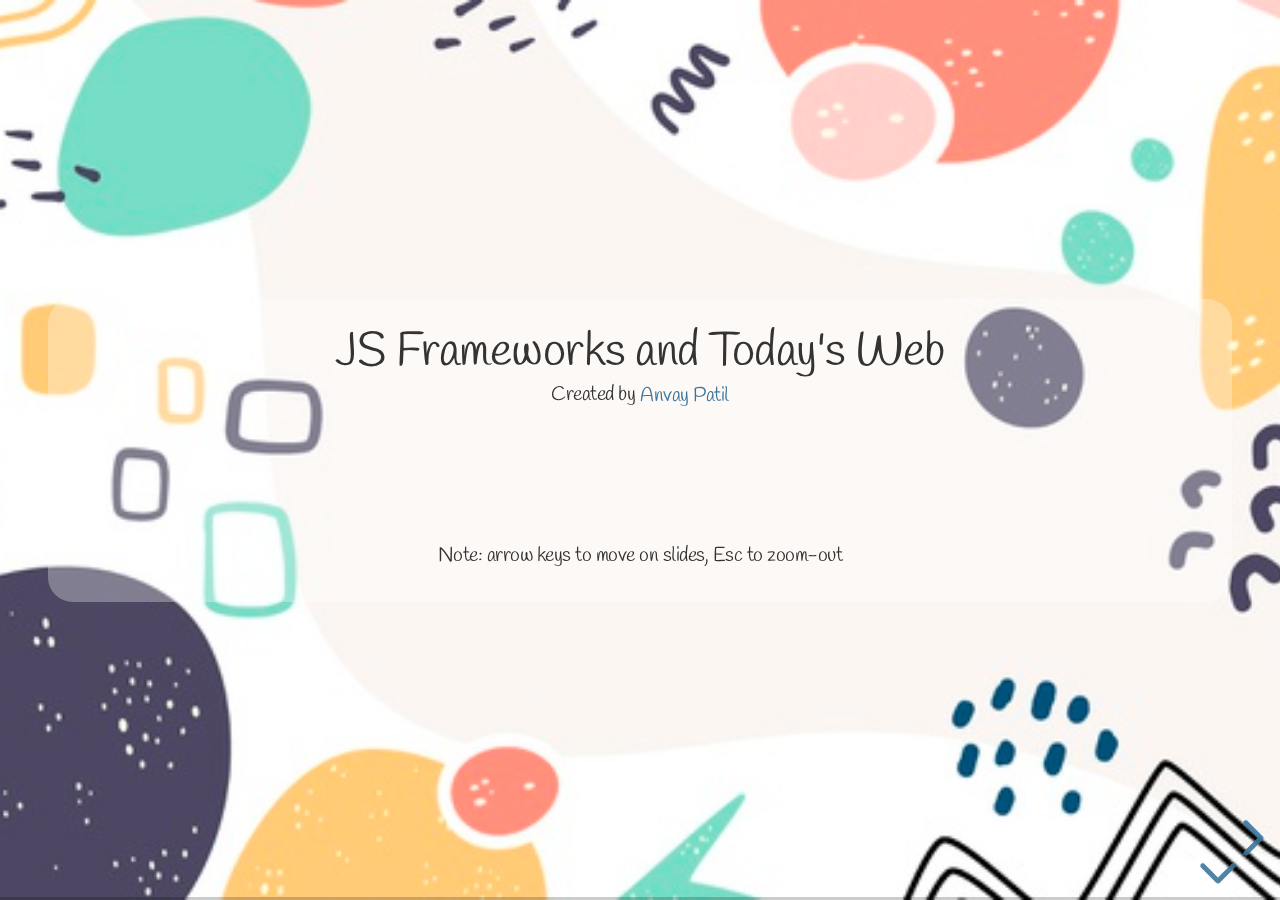
<file: talk/js-frameworks-and-web/index.html>
<!doctype html>
<html lang="en">

<head>
    <meta charset="utf-8">

    <title>Javascript Frameworks and Web</title>

    <meta name="description" content="Angular Internals">
    <meta name="author" content="Anvay Patil">

    <meta name="apple-mobile-web-app-capable" content="yes"/>
    <meta name="apple-mobile-web-app-status-bar-style" content="black-translucent"/>

    <meta name="viewport" content="width=device-width, initial-scale=1.0, maximum-scale=1.0, user-scalable=no">

    <link rel="stylesheet" href="../reveal/css/reveal.css">
    <!-- Theme used for syntax highlighting of code -->
    <link rel="stylesheet" href="../reveal/lib/css/zenburn.css">
    <link rel="stylesheet" href="../reveal/lib/css/wrapper.css">
    <link rel="stylesheet" href="js-frameworks-and-web.css">

    <!-- Printing and PDF exports -->
    <script>
        var link = document.createElement('link');
        link.rel = 'stylesheet';
        link.type = 'text/css';
        link.href = window.location.search.match(/print-pdf/gi) ? '../reveal/css/print/pdf.css' : '../reveal/css/print/paper.css';
        document.getElementsByTagName('head')[0].appendChild(link);
    </script>
</head>

<body>

<div class="reveal">

    <!-- Any section element inside of this container is displayed as a slide -->
    <div class="slides">
        <section data-background-color="#f4f5db" data-background-image="images/js2.jpeg" >
            <section style="background-color: rgba(255,255,255,0.3); border-radius:20px; ">
                <p style="font-size: 38px;">JS Frameworks and Today's Web</p>
                <p>
                    <small>Created by <a href="">Anvay Patil</a></small>
                </p>
                <br/>
                <br/>
                <br/>
                <br/>
                <p>
                    <small>Note: arrow keys to move on slides, Esc to zoom-out</small>
                </p>
            </section>
            <section>
                <h3>About Me ?</h3>
            </section>
        </section>
        <section data-background-image="images/js.jpeg">
            <p style="font-size: 30px;background-color: #FFF;border-top-right-radius:40px;">I want to create a web app.</p>
            <p style="font-size: 25px;background-color: #FFF;border-bottom-right-radius:40px;">what should be my strategy?</p>
            <div class="fragment">
                <p style="
                font-size: 31px;color: #21780e;position: absolute; top:-60px; left:50px; transform: rotate(331deg);
                " >Angular</p>
                <p style="
                font-size: 31px;position: absolute;padding-left: 2px;color: #e0178f;top: -112px;left: 150px;transform: rotate(27deg);
                " >React</p>
                <p style="
                font-size: 31px;color: #ce152f;position: absolute;bottom: -60px;left: 30px;transform: rotate(340deg);
                " >Vue.js</p>
                <p style="
                font-size: 31px;color: #5c15ce;position: absolute;bottom: -40px;left: 130px;transform: rotate(302deg);
                " >Ember</p>
                <p style="
                font-size: 25px;color: #15b4ce;position: absolute;top: 15px;left: 88px;transform: rotate(6deg);
                " >WebComponents</p>
                <p style="
                font-size: 25px;color: #c76109;position: absolute;bottom: -115px;left: 189px;transform: rotate(330deg);
            " >Vanilla</p>
            </div>
        </section>
        <section data-background-image="images/card4.jpeg" >
            <p style="font-size: 35px;">So what are we talking about..?</p>
            <ul class="fragment">
                <li>What we really expect from a web app</li>
                <li>Why do we need frameworks</li>
                <li>Look at how web-app's got evolved</li>
                <li>Case Study of frameworks</li>
                <li>Better Architectural pattern</li>
                <li>How can we improve maintainability</li>
            </ul>
        </section>
        <section data-background-image="images/card5.jpeg">
            <blockquote style="background-color: rgba(255,255,255,0.6)">
                Beauty of the having a web app is that they are infinitely scalable.<br/>
                Simply, put up a link and you have new landscape available.
            </blockquote>
        </section>
        <section data-background-image="images/card6.jpeg"
                 style="background-color: rgba(255,255,255,0.3); border-radius:20px; ">
            <p style="font-size: 35px;">What we really expect from a web app</p>
            <ul class="fragment">
                <li>Should be responsive and fast</li>
                <li>Well Integrated with links and contexts</li>
                <li>Should be Engaging to users</li>
                <li>Should be Reliable, without showing downasaur</li>
                <li>Should have good user experience</li>
            </ul>
            <br/>
        </section>
        <section data-background-image="images/card4.jpeg">
            <p style="font-size: 32px;">Understanding the nature of web app is very important</p>
            <div class="fragment">
                <p style="
                font-size: 24px;color: #21780e;position: absolute; top:-40px; left:50px; transform: rotate(331deg);
                ">Finance App</p>
                <p style="
                font-size: 24px;position: absolute;padding-left: 2px;color: #e0178f;top: -112px;left: 150px;transform: rotate(27deg);
                ">E-Commerce App</p>
                <p style="
                font-size: 24px;color: #ce152f;position: absolute;bottom: -60px;left: 30px;transform: rotate(340deg);
                ">Social Networking App</p>
                <p style="
                font-size: 24px;color: #433520;right: 130px;position: absolute;bottom: -60px;transform: rotate(17deg);
                ">ERP / CRM App</p>
                <p style="
                font-size: 25px;color: #15b4ce;position: absolute;top: -25px;right: 60px;transform: rotate(6deg);
                ">A Product frontend</p>
                <p style="
                font-size: 25px;color: #c76109;position: absolute;top: -115px;right: 189px;transform: rotate(330deg);
                ">Content Management App</p>
            </div>
        </section>
        <section data-background-image="images/card2.jpeg">
            <p style="font-size: 35px;">
               Gang of Three: HTML, Javascript & CSS
            </p>
            <blockquote style="background-color: rgba(255,255,255,0.6);">
                One need to learn 3 programming languages well enough in-order to develop<br/>
                good web app. The Real Art lies in using which to use and for what purpose.
            </blockquote>
        </section>
        <section data-background-image="images/card7.jpeg">
            <p style="font-size: 35px;">Why do we need frameworks</p>
            <ul class="fragment">
                <li>Easy Scaffolding.</li>
                <li>Reduced Boiler-Plate Code.</li>
                <li>Good Tooling Support.</li>
                <li>Offers good strategy to deals with various aspects of DOM.</li>
                <li>They stitch together HTML JS & CSS well.</li>
            </ul>
        </section>
        <section  data-background-image="images/js2.jpeg">
            <p style="font-size: 30px;">Let's look at evolution of Web-App</p>
        </section>
        <section  data-background-image="images/card8.jpeg">
            <p style="font-size: 30px;">Evolution of WebApp</p>
            <ul class="fragment">
                <li class="fragment">Plain HTML backed by JSP/CGI type backends.</li>
                <li class="fragment">Some Validations started getting added on UI, after JS won over other scripting languages.</li>
                <li class="fragment">More attention started growing on avoiding flash loading screen between navigation of pages.</li>
                <li class="fragment">AJAX was born, RIA happened</li>
                <li class="fragment">Meanwhile, JQuery got emerged, so with other frameworks like Dojo, YUI, Ext.js etc.</li>
                <li class="fragment">A concept of Single Page App took a Dawn.</li>
                <li class="fragment">But then Angular, React, Vue were they needed?</li>
            </ul>
        </section>
        <section  data-background-image="images/card8.jpeg">
            <p style="font-size: 30px;">Why we see Angular React Vue gained Popularity or JQuery</p>
            <ul class="fragment">
                <li class="fragment">Fundamentals of DOM.</li>
                <li class="fragment">Faster DOM JS API's.</li>
                <li class="fragment">More synergy between Rendering Engines & Javascript Engines.</li>
                <li class="fragment">Cycle of State vs Paint got attention.</li>
                <li class="fragment">Concept of Component gained more attention.</li>
                <li class="fragment">Frameworks/Libraries supporting Components gained attention</li>
                <li class="fragment">But still, Jquery had Widgets??, so why components</li>
            </ul>
        </section>
        <section  data-background-image="images/card8.jpeg">
            <p style="font-size: 30px;">Cycle of State to Paint</p>
            <ul class="fragment">
                <li class="fragment">When we need data we call API.</li>
                <li class="fragment">Data is fetched into Javascript Objects.</li>
                <li class="fragment">Often data is saved as a state and a race to show on to UI as quickly as possible begins.</li>
                <li class="fragment">Cycle of State to Paint on UI</li>
                <li class="fragment">This Cycle better be Faster and Automatic</li>
                <li class="fragment">Frameworks like React, Angular, Vue.js abstracts this mechanism and make it automatic</li>
            </ul>
        </section>
        <section  data-background-image="images/card8.jpeg">
            <p style="font-size: 30px;">Key Concepts underneath: Cycle of State to Paint</p>
            <ul class="fragment">
                <li class="fragment">Incremental DOM.</li>
                <li class="fragment">Virtual DOM</li>
                <li class="fragment">Difference between both Techniques</li>
            </ul>
        </section>
        <section data-background-image="images/card10.jpeg">
            <p style="font-size: 30px;">Before we get into Architectural Patterns,</br>
                let's understand few more things</p>
            <ul class="fragment">
                <li >WebComponents</li>
                <li >WebAssembly</li>
            </ul>
        </section>
        <section data-background-image="images/card9.jpeg">
            <p style="font-size: 30px;">Web-Components</p>
            <ul class="fragment">
                <li class="fragment">Concept of Shadow DOM.</li>
                <li class="fragment">Concept of Custom DOM</li>
                <li class="fragment">When should we use WebComponents</li>
            </ul>
        </section>
        <section  data-background-image="images/card9.jpeg">
            <p style="font-size: 30px;">WebAssembly</p>
            <ul class="fragment">
                <li class="fragment">Fast means how Fast?</li>
                <li class="fragment">WASM Stack Machine Model</li>
                <li class="fragment">RUST/C++ in rescue</li>
            </ul>
        </section>
        <section  data-background-image="images/card7.jpeg">
            <p style="font-size: 30px;">For Building better App</p>
            <ul class="fragment">
                <li class="fragment">Understand and Build a User Story</li>
                <li class="fragment">Double Diamond Strategy, Discover, Define, Develop, Deliver</li>
            </ul>
        </section>
        <section  data-background-image="images/card7.jpeg">
            <p style="font-size: 30px;">Architectural Pattern</p>
            <ul class="fragment">
                <li class="fragment">Define Common Components & Theme for application</li>
                <li class="fragment">Use App Shell Model, to cap on First Meaningful Paint</li>
                <li class="fragment">For Multi-user Multi-functional frontends prefer Micro-Frontends</li>
                <li class="fragment">Use SOLID principles while defining components and boundaries between them</li>
                <li class="fragment">Back the frontends with faster data serving backends/search panels etc.</li>
                <li class="fragment">Use Service Workers, Web Workers, Web sockets if needed.</li>
            </ul>
        </section>
        <section  data-background-image="images/card7.jpeg">
            <p style="font-size: 30px;">How to improve Maintainability</p>
            <ul class="fragment">
                <li class="fragment">Follow Clean Code Principles for maintaining Codebase </li>
                <li class="fragment">Decompose stories into pages, pages into components, </br>
                    Components into more dumb Small Components </li>
                <li class="fragment">Unit Test or use Snapshot testing for components and UI</li>
                <li class="fragment">Prefer SCSS, LESS, SASS over CSS</li>
                <li class="fragment">Use strict ES6 and tooling</li>
                <li class="fragment">Use tooling like Webpack to improve development cycle</li>
                <li class="fragment">Adopt Typescript if required</li>
            </ul>
        </section>
        <section  data-background-image="images/card7.jpeg">
            <p style="font-size: 30px;">Final Few things which i will just Mention</p>
            <ul class="fragment">
                <li>Aspect of Accessibility</li>
                <li>Adopt good breathing animations</li>
                <li>Responsive design based on need</li>
                <li>RAIL(Response, Animation, Idle, Load) performance model</li>
                <li>Focus on responsibility of Backend vs Frontend</li>
            </ul>
        </section>
        <section  data-background-image="images/card11.jpeg">
            <h3>Q&A</h3>
            <p style="font-size: 36px;" class="fragment">Thank you :)</p>
        </section>
    </div>
</div>

<script src="../reveal/lib/js/head.min.js"></script>
<script src="../reveal/js/reveal.js"></script>

<script>
    // More info about config & dependencies:
    // - https://github.com/hakimel/reveal.js#configuration
    // - https://github.com/hakimel/reveal.js#dependencies
    Reveal.initialize({
        dependencies: [
            {src: '../reveal/plugin/markdown/marked.js'},
            {src: '../reveal/plugin/markdown/markdown.js'},
            {src: '../reveal/plugin/notes/notes.js', async: true},
            {
                src: '../reveal/plugin/highlight/highlight.js', async: true, callback: function () {
                    hljs.initHighlightingOnLoad();
                }
            }
        ]
    });
    // Shows the slide number using default formatting
    Reveal.configure({slideNumber: true});

    // Slide number formatting can be configured using these variables:
    //  "h.v": 	horizontal . vertical slide number (default)
    //  "h/v": 	horizontal / vertical slide number
    //    "c": 	flattened slide number
    //  "c/t": 	flattened slide number / total slides
    Reveal.configure({slideNumber: 'c/t'});

    // Control which views the slide number displays on using the "showSlideNumber" value:
    //     "all": show on all views (default)
    // "speaker": only show slide numbers on speaker notes view
    //   "print": only show slide numbers when printing to PDF
    Reveal.configure({showSlideNumber: 'speaker'});
</script>

</body>
</html>
</file>
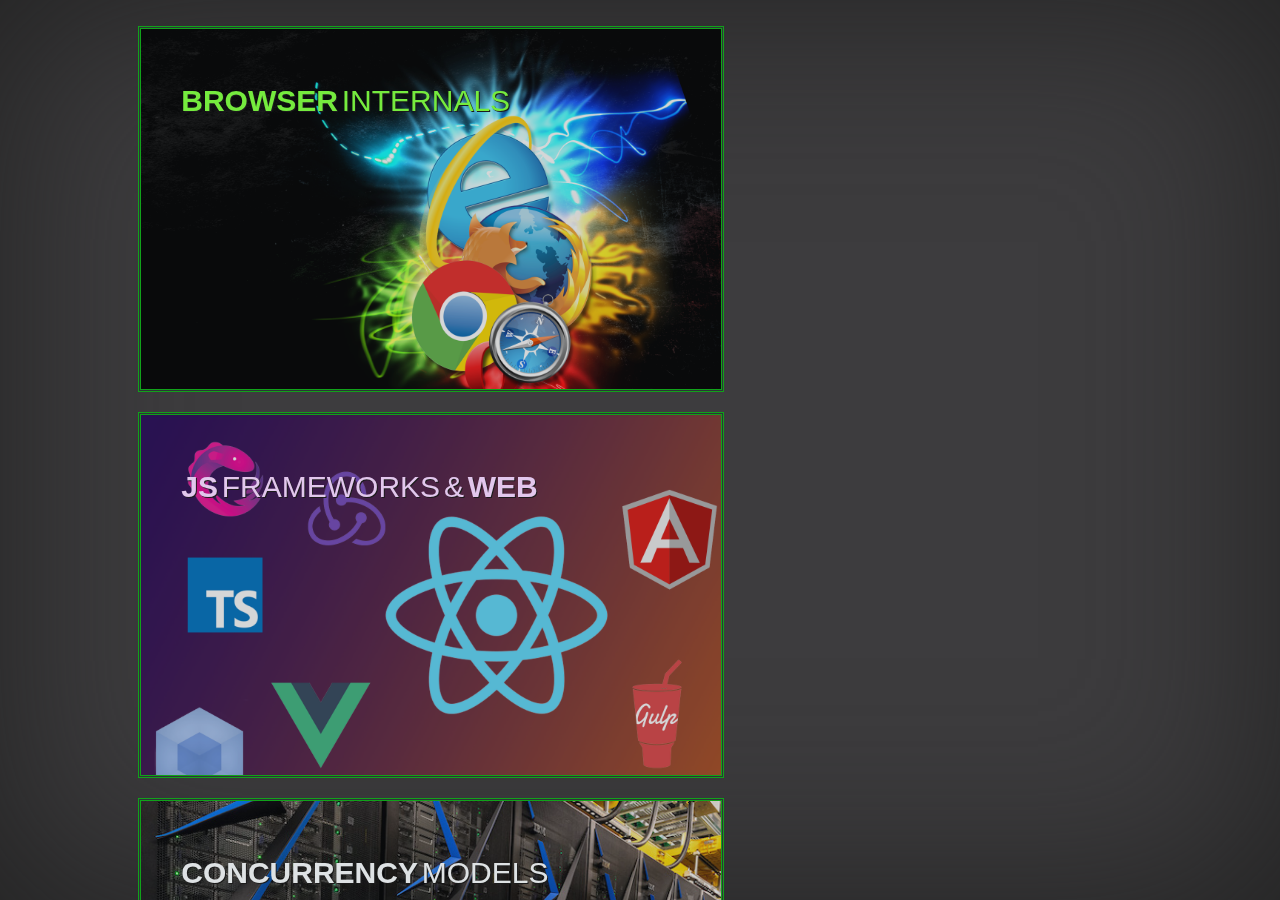
<file: dep.html>
<!DOCTYPE html>
<html class="">
<head>
    <link href='http://fonts.googleapis.com/css?family=Raleway:400,800,500,600' rel='stylesheet' type='text/css'>
    <link rel="stylesheet" type="text/css" href="assets/css/normalize.css"/>
    <link rel="stylesheet" type="text/css" href="assets/css/set2.css"/>
    <link rel="stylesheet" type="text/css" href="assets/fonts/font-awesome-4.2.0/css/font-awesome.min.css"/>
    <link href="https://fonts.googleapis.com/css?family=Simonetta:400i&display=swap" rel="stylesheet">
    <!--[if IE]>
    <script src="http://html5shiv.googlecode.com/svn/trunk/html5.js"></script>
    <![endif]-->
    <style>
        * {
            margin: 0px;
        }

        html {
            height: 100%;
        }

        body {
            width: 100%;
            height: 100%;
            background: #3d3c3e;
            -moz-background-size: 100px 100px;
            -o-background-size: 100px 100px;
            -webkit-background-size: 100px 100px;
            background-size: 100px 100px;
            -webkit-box-shadow: inset 0 0 20px 2px #222;
            box-shadow: inset 0 0 200px 2px #222;
            display: flex;
        }

        .container {
            margin: 0 auto;
            max-width: 80%;
        }

        .talk-title {
            text-shadow: 1px 1px #1c1c1c
        }

        .main-container {
            margin-top: 0px;
            width: 100%;
            height: 100%;
            position: fixed;
            overflow-y: auto;
        }

        .main-header {
            height: 80px;
            width: 100%;
            color: #FFFFFF;
            display: flex;
            justify-content: center;
            font-family: 'Simonetta';
            font-size: 18px;
            background: rgba(0, 0, 0, 0.3);  /* fallback for old browsers */
            background: -webkit-linear-gradient(to bottom, #6d6d6d, rgba(0, 0, 0, 0.8));  /* Chrome 10-25, Safari 5.1-6 */
            background: linear-gradient(to bottom, #6d6d6d, rgba(0, 0, 0, 0.8)); /* W3C, IE 10+/ Edge, Firefox 16+, Chrome 26+, Opera 12+, Safari 7+ */
        }


        .header {
            text-shadow: 1px 1px 0 #5c7d80;
        }

    </style>
</head>
<body>
<!--<div class="main-header">-->
<!--    <h1 class="header">Tech Presentations</h1>-->
<!--</div>-->
<div class="main-container">
    <div class="container">
        <div class="content">
            <div class="grid">
                <figure class="effect-julia moving-glow">
                    <img src="assets/images/browser-internals.png" alt="img21"/>
                    <figcaption>
                        <h2 class="talk-title" style="color: #75eb3e;"><span>Browser</span> Internals</h2>
                        <div>
                            <p>Browser Engine</p><br/>
                            <p>DOM/Render Tree</p><br/>
                            <p>Rendering Engine</p><br/>
                            <p>Javascript Engine</p><br/>
                            <p>Browser Event Flow</p><br/>
                        </div>
                        <a href="/talk/browser-internals/" target="_blank">View more</a>
                    </figcaption>
                </figure>
                <figure class="effect-julia">
                    <img src="assets/images/js-web.png" alt="img21"/>
                    <figcaption>
                        <h2 class="talk-title" style="color: #e2c7ed;">
                            <span>JS</span> Frameworks & <span>Web</span>
                        </h2>
                        <div>
                            <br/><br/><br/>
                            <p>Talk to be posted soon </p><br/>
                        </div>
                        <a href="talk/js-frameworks-and-web/" target="_blank">View more</a>
                    </figcaption>
                </figure>
                <figure class="effect-julia">
                    <img src="assets/images/concurrency.jpg" alt="img21"/>
                    <figcaption>
                        <h2 class="talk-title" style="color: #dee2e4;"><span>Concurrency</span> Models</h2>
                        <div>
                            <p>Concurrency & Parallelism</p><br/>
                            <p>OS support & concepts</p><br/>
                            <p>Concurrency Abstractions</p><br/>
                            <p>Concurrency Jargons</p><br/>
                            <p>Concurrency Models</p><br/>
                            <p>Categories of Concurrency Models</p><br/>
                            <p>Languages each one supports</p><br/>
                        </div>
                        <a href="talk/concurrency-models/" target="_blank">View more</a>
                    </figcaption>
                </figure>
                <!--
                <figure class="effect-julia">
                    <img src="assets/images/design-patterns.jpeg" alt="img21"/>
                    <figcaption>
                        <h2 class="talk-title" style="color: #dee2e4;"><span>Design</span> Principles</h2>
                        <div>
                            <br/><br/><br/>
                            <p>Talk to be posted soon </p><br/>
                        </div>
                        <a href="/talk/browser-internals/" target="_blank">View more</a>
                    </figcaption>
                </figure>
                <figure class="effect-julia">
                    <img src="assets/images/dna-2.jpg" alt="img21"/>
                    <figcaption>
                        <h2 class="talk-title" style="color: #dee2e4;"><span>Design</span> Patterns <span>101</span>
                        </h2>
                        <div>
                            <br/><br/><br/>
                            <p>Talk to be posted soon </p><br/>
                        </div>
                        <a href="/talk/design-patterns/" target="_blank">View more</a>
                    </figcaption>
                </figure>
                -->
                <figure class="effect-julia">
                    <img src="assets/images/bytecodes.jpg" alt="img21"/>
                    <figcaption>
                        <h2 class="talk-title" style="color: #9acbeb;"><span>JVM</span> ByteCodes</h2>
                        <div>
                            <p>Process Virtual Machine</p><br/>
                            <p>Stack/Register VMs</p><br/>
                            <p>JVM Bytecodes</p><br/>
                            <p>Bytecode Instruction Set</p><br/>
                            <p>Bytecode operations</p><br/>
                        </div>
                        <a href="talk/jvm-bytecodes/" target="_blank">View more</a>
                    </figcaption>
                </figure>
                <!--
                <figure class="effect-julia">
                    <img src="assets/images/machine-learning.gif" alt="img21"/>
                    <figcaption>
                        <h2 class="talk-title" style="color: #a0d3f5;"><span>Machine</span> Learning</h2>
                        <div>
                            <br/><br/><br/>
                            <p>Talk to be posted soon </p><br/>
                        </div>
                        <a href="/talk/docker-for-developers/" target="_blank">View more</a>
                    </figcaption>
                </figure>
                <figure class="effect-julia">
                    <img src="assets/images/nn.png" alt="img21"/>
                    <figcaption>
                        <h2 class="talk-title" style="color: #f5edd0;"><span>Deep</span> Learning</h2>
                        <div>
                            <br/><br/><br/>
                            <p>Talk to be posted soon </p><br/>
                        </div>
                        <a href="/talk/docker-for-developers/" target="_blank">View more</a>
                    </figcaption>
                </figure>
                -->
                <figure class="effect-julia">
                    <img src="assets/images/java9.jpg" alt="img21"/>
                    <figcaption>
                        <h2 class="talk-title" style="color: #e4ebe9;">Awesome <span>Java 9</span></h2>
                        <div>
                            <p>Project Jigsaw - Modules</p><br/>
                            <p>Project Kula - Java REPL</p><br/>
                            <p>Project Argona</p><br/>
                            <p>Project Coin</p><br/>
                            <p>Beyond Java 9</p><br/>
                        </div>
                        <a href="talk/java-9/" target="_blank">View more</a>
                    </figcaption>
                </figure>
                <figure class="effect-julia">
                    <img src="assets/images/docker.jpg" alt="img21"/>
                    <figcaption>
                        <h2 class="talk-title" style="color: #2f3e48;"><span>Docker</span> for developers</h2>
                        <div>
                            <p>Docker History</p><br/>
                            <p>Containers Concept </p><br/>
                            <p>Architecture</p><br/>
                            <p>Docker Commands</p><br/>
                        </div>
                        <a href="talk/docker-for-developers/" target="_blank">View more</a>
                    </figcaption>
                </figure>
                <figure class="effect-julia">
                    <img src="assets/images/functional-scala.png" alt="img21"/>
                    <figcaption>
                        <h2 class="talk-title" style="color: #e4ebe9;">Functional <span>Scala</span></h2>
                        <div>
                            <p>Functional Programming</p><br/>
                            <p>Object-Functional Language</p><br/>
                            <p>Java And Scala</p><br/>
                            <p>Scala Data Structures</p><br/>
                        </div>
                        <a href="talk/functional-scala/" target="_blank">View more</a>
                    </figcaption>
                </figure>
            </div>
        </div>
    </div>
</div>
</body>
</html>
</file>
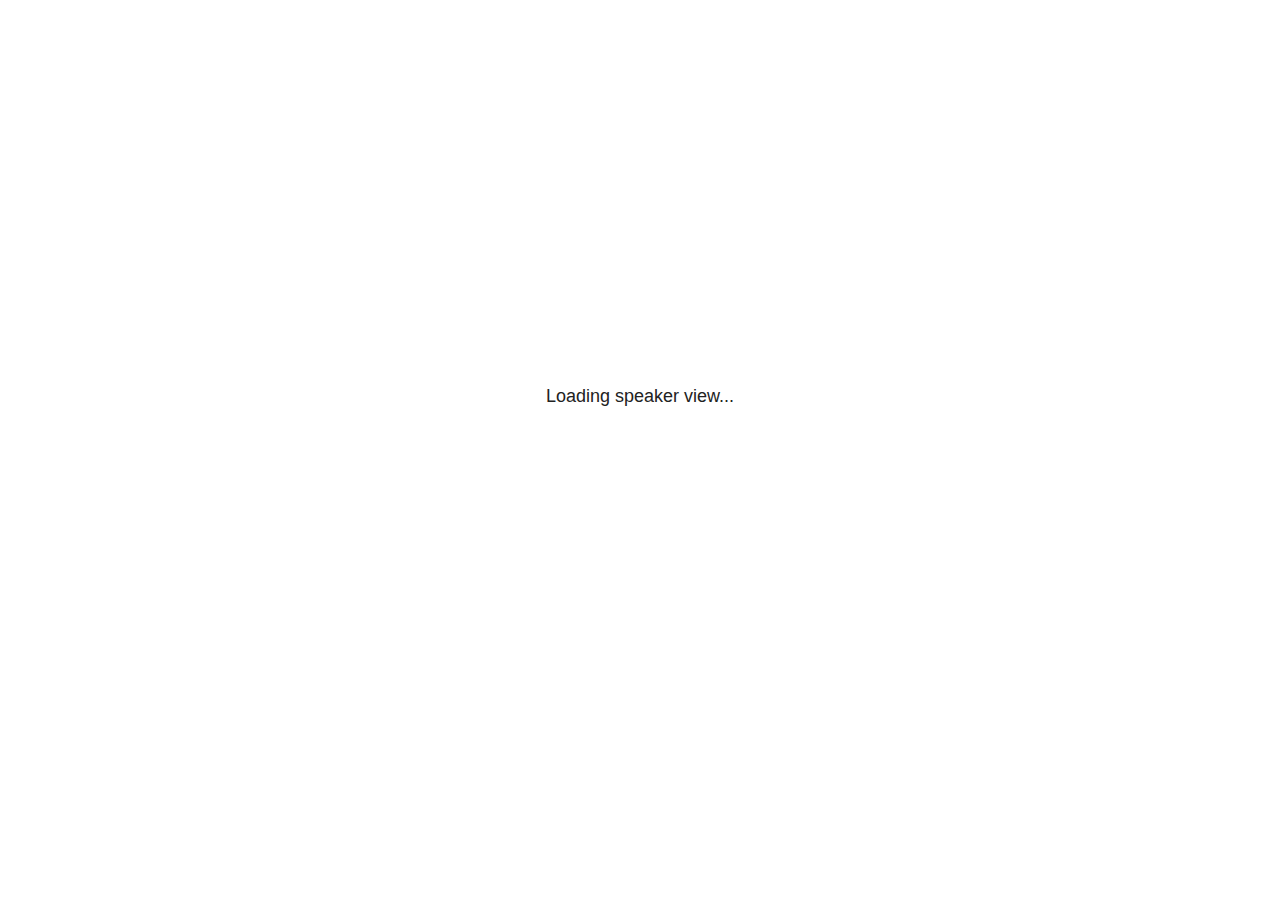
<file: talk/reveal/plugin/notes/notes.html>
<!doctype html>
<html lang="en">
	<head>
		<meta charset="utf-8">

		<title>reveal.js - Slide Notes</title>

		<style>
			body {
				font-family: Helvetica;
				font-size: 18px;
			}

			#current-slide,
			#upcoming-slide,
			#speaker-controls {
				padding: 6px;
				box-sizing: border-box;
				-moz-box-sizing: border-box;
			}

			#current-slide iframe,
			#upcoming-slide iframe {
				width: 100%;
				height: 100%;
				border: 1px solid #ddd;
			}

			#current-slide .label,
			#upcoming-slide .label {
				position: absolute;
				top: 10px;
				left: 10px;
				z-index: 2;
			}

			#connection-status {
				position: absolute;
				top: 0;
				left: 0;
				width: 100%;
				height: 100%;
				z-index: 20;
				padding: 30% 20% 20% 20%;
				font-size: 18px;
				color: #222;
				background: #fff;
				text-align: center;
				box-sizing: border-box;
				line-height: 1.4;
			}

			.overlay-element {
				height: 34px;
				line-height: 34px;
				padding: 0 10px;
				text-shadow: none;
				background: rgba( 220, 220, 220, 0.8 );
				color: #222;
				font-size: 14px;
			}

			.overlay-element.interactive:hover {
				background: rgba( 220, 220, 220, 1 );
			}

			#current-slide {
				position: absolute;
				width: 60%;
				height: 100%;
				top: 0;
				left: 0;
				padding-right: 0;
			}

			#upcoming-slide {
				position: absolute;
				width: 40%;
				height: 40%;
				right: 0;
				top: 0;
			}

			/* Speaker controls */
			#speaker-controls {
				position: absolute;
				top: 40%;
				right: 0;
				width: 40%;
				height: 60%;
				overflow: auto;
				font-size: 18px;
			}

				.speaker-controls-time.hidden,
				.speaker-controls-notes.hidden {
					display: none;
				}

				.speaker-controls-time .label,
				.speaker-controls-pace .label,
				.speaker-controls-notes .label {
					text-transform: uppercase;
					font-weight: normal;
					font-size: 0.66em;
					color: #666;
					margin: 0;
				}

				.speaker-controls-time, .speaker-controls-pace {
					border-bottom: 1px solid rgba( 200, 200, 200, 0.5 );
					margin-bottom: 10px;
					padding: 10px 16px;
					padding-bottom: 20px;
					cursor: pointer;
				}

				.speaker-controls-time .reset-button {
					opacity: 0;
					float: right;
					color: #666;
					text-decoration: none;
				}
				.speaker-controls-time:hover .reset-button {
					opacity: 1;
				}

				.speaker-controls-time .timer,
				.speaker-controls-time .clock {
					width: 50%;
				}

				.speaker-controls-time .timer,
				.speaker-controls-time .clock,
				.speaker-controls-time .pacing .hours-value,
				.speaker-controls-time .pacing .minutes-value,
				.speaker-controls-time .pacing .seconds-value {
					font-size: 1.9em;
				}

				.speaker-controls-time .timer {
					float: left;
				}

				.speaker-controls-time .clock {
					float: right;
					text-align: right;
				}

				.speaker-controls-time span.mute {
					opacity: 0.3;
				}

				.speaker-controls-time .pacing-title {
					margin-top: 5px;
				}

				.speaker-controls-time .pacing.ahead {
					color: blue;
				}

				.speaker-controls-time .pacing.on-track {
					color: green;
				}

				.speaker-controls-time .pacing.behind {
					color: red;
				}

				.speaker-controls-notes {
					padding: 10px 16px;
				}

				.speaker-controls-notes .value {
					margin-top: 5px;
					line-height: 1.4;
					font-size: 1.2em;
				}

			/* Layout selector */
			#speaker-layout {
				position: absolute;
				top: 10px;
				right: 10px;
				color: #222;
				z-index: 10;
			}
				#speaker-layout select {
					position: absolute;
					width: 100%;
					height: 100%;
					top: 0;
					left: 0;
					border: 0;
					box-shadow: 0;
					cursor: pointer;
					opacity: 0;

					font-size: 1em;
					background-color: transparent;

					-moz-appearance: none;
					-webkit-appearance: none;
					-webkit-tap-highlight-color: rgba(0, 0, 0, 0);
				}

				#speaker-layout select:focus {
					outline: none;
					box-shadow: none;
				}

			.clear {
				clear: both;
			}

			/* Speaker layout: Wide */
			body[data-speaker-layout="wide"] #current-slide,
			body[data-speaker-layout="wide"] #upcoming-slide {
				width: 50%;
				height: 45%;
				padding: 6px;
			}

			body[data-speaker-layout="wide"] #current-slide {
				top: 0;
				left: 0;
			}

			body[data-speaker-layout="wide"] #upcoming-slide {
				top: 0;
				left: 50%;
			}

			body[data-speaker-layout="wide"] #speaker-controls {
				top: 45%;
				left: 0;
				width: 100%;
				height: 50%;
				font-size: 1.25em;
			}

			/* Speaker layout: Tall */
			body[data-speaker-layout="tall"] #current-slide,
			body[data-speaker-layout="tall"] #upcoming-slide {
				width: 45%;
				height: 50%;
				padding: 6px;
			}

			body[data-speaker-layout="tall"] #current-slide {
				top: 0;
				left: 0;
			}

			body[data-speaker-layout="tall"] #upcoming-slide {
				top: 50%;
				left: 0;
			}

			body[data-speaker-layout="tall"] #speaker-controls {
				padding-top: 40px;
				top: 0;
				left: 45%;
				width: 55%;
				height: 100%;
				font-size: 1.25em;
			}

			/* Speaker layout: Notes only */
			body[data-speaker-layout="notes-only"] #current-slide,
			body[data-speaker-layout="notes-only"] #upcoming-slide {
				display: none;
			}

			body[data-speaker-layout="notes-only"] #speaker-controls {
				padding-top: 40px;
				top: 0;
				left: 0;
				width: 100%;
				height: 100%;
				font-size: 1.25em;
			}

			@media screen and (max-width: 1080px) {
				body[data-speaker-layout="default"] #speaker-controls {
					font-size: 16px;
				}
			}

			@media screen and (max-width: 900px) {
				body[data-speaker-layout="default"] #speaker-controls {
					font-size: 14px;
				}
			}

			@media screen and (max-width: 800px) {
				body[data-speaker-layout="default"] #speaker-controls {
					font-size: 12px;
				}
			}

		</style>
	</head>

	<body>

		<div id="connection-status">Loading speaker view...</div>

		<div id="current-slide"></div>
		<div id="upcoming-slide"><span class="overlay-element label">Upcoming</span></div>
		<div id="speaker-controls">
			<div class="speaker-controls-time">
				<h4 class="label">Time <span class="reset-button">Click to Reset</span></h4>
				<div class="clock">
					<span class="clock-value">0:00 AM</span>
				</div>
				<div class="timer">
					<span class="hours-value">00</span><span class="minutes-value">:00</span><span class="seconds-value">:00</span>
				</div>
				<div class="clear"></div>

				<h4 class="label pacing-title" style="display: none">Pacing – Time to finish current slide</h4>
				<div class="pacing" style="display: none">
					<span class="hours-value">00</span><span class="minutes-value">:00</span><span class="seconds-value">:00</span>
				</div>
			</div>

			<div class="speaker-controls-notes hidden">
				<h4 class="label">Notes</h4>
				<div class="value"></div>
			</div>
		</div>
		<div id="speaker-layout" class="overlay-element interactive">
			<span class="speaker-layout-label"></span>
			<select class="speaker-layout-dropdown"></select>
		</div>

		<script src="../../plugin/markdown/marked.js"></script>
		<script>

			(function() {

				var notes,
					notesValue,
					currentState,
					currentSlide,
					upcomingSlide,
					layoutLabel,
					layoutDropdown,
					connected = false;

				var SPEAKER_LAYOUTS = {
					'default': 'Default',
					'wide': 'Wide',
					'tall': 'Tall',
					'notes-only': 'Notes only'
				};

				setupLayout();

				var connectionStatus = document.querySelector( '#connection-status' );
				var connectionTimeout = setTimeout( function() {
					connectionStatus.innerHTML = 'Error connecting to main window.<br>Please try closing and reopening the speaker view.';
				}, 5000 );

				window.addEventListener( 'message', function( event ) {

					clearTimeout( connectionTimeout );
					connectionStatus.style.display = 'none';

					var data = JSON.parse( event.data );

					// The overview mode is only useful to the reveal.js instance
					// where navigation occurs so we don't sync it
					if( data.state ) delete data.state.overview;

					// Messages sent by the notes plugin inside of the main window
					if( data && data.namespace === 'reveal-notes' ) {
						if( data.type === 'connect' ) {
							handleConnectMessage( data );
						}
						else if( data.type === 'state' ) {
							handleStateMessage( data );
						}
					}
					// Messages sent by the reveal.js inside of the current slide preview
					else if( data && data.namespace === 'reveal' ) {
						if( /ready/.test( data.eventName ) ) {
							// Send a message back to notify that the handshake is complete
							window.opener.postMessage( JSON.stringify({ namespace: 'reveal-notes', type: 'connected'} ), '*' );
						}
						else if( /slidechanged|fragmentshown|fragmenthidden|paused|resumed/.test( data.eventName ) && currentState !== JSON.stringify( data.state ) ) {

							window.opener.postMessage( JSON.stringify({ method: 'setState', args: [ data.state ]} ), '*' );

						}
					}

				} );

				/**
				 * Called when the main window is trying to establish a
				 * connection.
				 */
				function handleConnectMessage( data ) {

					if( connected === false ) {
						connected = true;

						setupIframes( data );
						setupKeyboard();
						setupNotes();
						setupTimer();
					}

				}

				/**
				 * Called when the main window sends an updated state.
				 */
				function handleStateMessage( data ) {

					// Store the most recently set state to avoid circular loops
					// applying the same state
					currentState = JSON.stringify( data.state );

					// No need for updating the notes in case of fragment changes
					if ( data.notes ) {
						notes.classList.remove( 'hidden' );
						notesValue.style.whiteSpace = data.whitespace;
						if( data.markdown ) {
							notesValue.innerHTML = marked( data.notes );
						}
						else {
							notesValue.innerHTML = data.notes;
						}
					}
					else {
						notes.classList.add( 'hidden' );
					}

					// Update the note slides
					currentSlide.contentWindow.postMessage( JSON.stringify({ method: 'setState', args: [ data.state ] }), '*' );
					upcomingSlide.contentWindow.postMessage( JSON.stringify({ method: 'setState', args: [ data.state ] }), '*' );
					upcomingSlide.contentWindow.postMessage( JSON.stringify({ method: 'next' }), '*' );

				}

				// Limit to max one state update per X ms
				handleStateMessage = debounce( handleStateMessage, 200 );

				/**
				 * Forward keyboard events to the current slide window.
				 * This enables keyboard events to work even if focus
				 * isn't set on the current slide iframe.
				 *
				 * Block F5 default handling, it reloads and disconnects
				 * the speaker notes window.
				 */
				function setupKeyboard() {

					document.addEventListener( 'keydown', function( event ) {
						if( event.keyCode === 116 || ( event.metaKey && event.keyCode === 82 ) ) {
							event.preventDefault();
							return false;
						}
						currentSlide.contentWindow.postMessage( JSON.stringify({ method: 'triggerKey', args: [ event.keyCode ] }), '*' );
					} );

				}

				/**
				 * Creates the preview iframes.
				 */
				function setupIframes( data ) {

					var params = [
						'receiver',
						'progress=false',
						'history=false',
						'transition=none',
						'autoSlide=0',
						'backgroundTransition=none'
					].join( '&' );

					var urlSeparator = /\?/.test(data.url) ? '&' : '?';
					var hash = '#/' + data.state.indexh + '/' + data.state.indexv;
					var currentURL = data.url + urlSeparator + params + '&postMessageEvents=true' + hash;
					var upcomingURL = data.url + urlSeparator + params + '&controls=false' + hash;

					currentSlide = document.createElement( 'iframe' );
					currentSlide.setAttribute( 'width', 1280 );
					currentSlide.setAttribute( 'height', 1024 );
					currentSlide.setAttribute( 'src', currentURL );
					document.querySelector( '#current-slide' ).appendChild( currentSlide );

					upcomingSlide = document.createElement( 'iframe' );
					upcomingSlide.setAttribute( 'width', 640 );
					upcomingSlide.setAttribute( 'height', 512 );
					upcomingSlide.setAttribute( 'src', upcomingURL );
					document.querySelector( '#upcoming-slide' ).appendChild( upcomingSlide );

				}

				/**
				 * Setup the notes UI.
				 */
				function setupNotes() {

					notes = document.querySelector( '.speaker-controls-notes' );
					notesValue = document.querySelector( '.speaker-controls-notes .value' );

				}

				function getTimings() {

					var slides = Reveal.getSlides();
					var defaultTiming = Reveal.getConfig().defaultTiming;
					if (defaultTiming == null) {
						return null;
					}
					var timings = [];
					for ( var i in slides ) {
						var slide = slides[i];
						var timing = defaultTiming;
						if( slide.hasAttribute( 'data-timing' )) {
							var t = slide.getAttribute( 'data-timing' );
							timing = parseInt(t);
							if( isNaN(timing) ) {
								console.warn("Could not parse timing '" + t + "' of slide " + i + "; using default of " + defaultTiming);
								timing = defaultTiming;
							}
						}
						timings.push(timing);
					}
					return timings;

				}

				/**
				 * Return the number of seconds allocated for presenting
				 * all slides up to and including this one.
				 */
				function getTimeAllocated(timings) {

					var slides = Reveal.getSlides();
					var allocated = 0;
					var currentSlide = Reveal.getSlidePastCount();
					for (var i in slides.slice(0, currentSlide + 1)) {
						allocated += timings[i];
					}
					return allocated;

				}

				/**
				 * Create the timer and clock and start updating them
				 * at an interval.
				 */
				function setupTimer() {

					var start = new Date(),
					timeEl = document.querySelector( '.speaker-controls-time' ),
					clockEl = timeEl.querySelector( '.clock-value' ),
					hoursEl = timeEl.querySelector( '.hours-value' ),
					minutesEl = timeEl.querySelector( '.minutes-value' ),
					secondsEl = timeEl.querySelector( '.seconds-value' ),
					pacingTitleEl = timeEl.querySelector( '.pacing-title' ),
					pacingEl = timeEl.querySelector( '.pacing' ),
					pacingHoursEl = pacingEl.querySelector( '.hours-value' ),
					pacingMinutesEl = pacingEl.querySelector( '.minutes-value' ),
					pacingSecondsEl = pacingEl.querySelector( '.seconds-value' );

					var timings = getTimings();
					if (timings !== null) {
						pacingTitleEl.style.removeProperty('display');
						pacingEl.style.removeProperty('display');
					}

					function _displayTime( hrEl, minEl, secEl, time) {

						var sign = Math.sign(time) == -1 ? "-" : "";
						time = Math.abs(Math.round(time / 1000));
						var seconds = time % 60;
						var minutes = Math.floor( time / 60 ) % 60 ;
						var hours = Math.floor( time / ( 60 * 60 )) ;
						hrEl.innerHTML = sign + zeroPadInteger( hours );
						if (hours == 0) {
							hrEl.classList.add( 'mute' );
						}
						else {
							hrEl.classList.remove( 'mute' );
						}
						minEl.innerHTML = ':' + zeroPadInteger( minutes );
						if (hours == 0 && minutes == 0) {
							minEl.classList.add( 'mute' );
						}
						else {
							minEl.classList.remove( 'mute' );
						}
						secEl.innerHTML = ':' + zeroPadInteger( seconds );
					}

					function _updateTimer() {

						var diff, hours, minutes, seconds,
						now = new Date();

						diff = now.getTime() - start.getTime();

						clockEl.innerHTML = now.toLocaleTimeString( 'en-US', { hour12: true, hour: '2-digit', minute:'2-digit' } );
						_displayTime( hoursEl, minutesEl, secondsEl, diff );
						if (timings !== null) {
							_updatePacing(diff);
						}

					}

					function _updatePacing(diff) {

						var slideEndTiming = getTimeAllocated(timings) * 1000;
						var currentSlide = Reveal.getSlidePastCount();
						var currentSlideTiming = timings[currentSlide] * 1000;
						var timeLeftCurrentSlide = slideEndTiming - diff;
						if (timeLeftCurrentSlide < 0) {
							pacingEl.className = 'pacing behind';
						}
						else if (timeLeftCurrentSlide < currentSlideTiming) {
							pacingEl.className = 'pacing on-track';
						}
						else {
							pacingEl.className = 'pacing ahead';
						}
						_displayTime( pacingHoursEl, pacingMinutesEl, pacingSecondsEl, timeLeftCurrentSlide );

					}

					// Update once directly
					_updateTimer();

					// Then update every second
					setInterval( _updateTimer, 1000 );

					function _resetTimer() {

						if (timings == null) {
							start = new Date();
						}
						else {
							// Reset timer to beginning of current slide
							var slideEndTiming = getTimeAllocated(timings) * 1000;
							var currentSlide = Reveal.getSlidePastCount();
							var currentSlideTiming = timings[currentSlide] * 1000;
							var previousSlidesTiming = slideEndTiming - currentSlideTiming;
							var now = new Date();
							start = new Date(now.getTime() - previousSlidesTiming);
						}
						_updateTimer();

					}

					timeEl.addEventListener( 'click', function() {
						_resetTimer();
						return false;
					} );

				}

				/**
				 * Sets up the speaker view layout and layout selector.
				 */
				function setupLayout() {

					layoutDropdown = document.querySelector( '.speaker-layout-dropdown' );
					layoutLabel = document.querySelector( '.speaker-layout-label' );

					// Render the list of available layouts
					for( var id in SPEAKER_LAYOUTS ) {
						var option = document.createElement( 'option' );
						option.setAttribute( 'value', id );
						option.textContent = SPEAKER_LAYOUTS[ id ];
						layoutDropdown.appendChild( option );
					}

					// Monitor the dropdown for changes
					layoutDropdown.addEventListener( 'change', function( event ) {

						setLayout( layoutDropdown.value );

					}, false );

					// Restore any currently persisted layout
					setLayout( getLayout() );

				}

				/**
				 * Sets a new speaker view layout. The layout is persisted
				 * in local storage.
				 */
				function setLayout( value ) {

					var title = SPEAKER_LAYOUTS[ value ];

					layoutLabel.innerHTML = 'Layout' + ( title ? ( ': ' + title ) : '' );
					layoutDropdown.value = value;

					document.body.setAttribute( 'data-speaker-layout', value );

					// Persist locally
					if( supportsLocalStorage() ) {
						window.localStorage.setItem( 'reveal-speaker-layout', value );
					}

				}

				/**
				 * Returns the ID of the most recently set speaker layout
				 * or our default layout if none has been set.
				 */
				function getLayout() {

					if( supportsLocalStorage() ) {
						var layout = window.localStorage.getItem( 'reveal-speaker-layout' );
						if( layout ) {
							return layout;
						}
					}

					// Default to the first record in the layouts hash
					for( var id in SPEAKER_LAYOUTS ) {
						return id;
					}

				}

				function supportsLocalStorage() {

					try {
						localStorage.setItem('test', 'test');
						localStorage.removeItem('test');
						return true;
					}
					catch( e ) {
						return false;
					}

				}

				function zeroPadInteger( num ) {

					var str = '00' + parseInt( num );
					return str.substring( str.length - 2 );

				}

				/**
				 * Limits the frequency at which a function can be called.
				 */
				function debounce( fn, ms ) {

					var lastTime = 0,
						timeout;

					return function() {

						var args = arguments;
						var context = this;

						clearTimeout( timeout );

						var timeSinceLastCall = Date.now() - lastTime;
						if( timeSinceLastCall > ms ) {
							fn.apply( context, args );
							lastTime = Date.now();
						}
						else {
							timeout = setTimeout( function() {
								fn.apply( context, args );
								lastTime = Date.now();
							}, ms - timeSinceLastCall );
						}

					}

				}

			})();

		</script>
	</body>
</html>
</file>
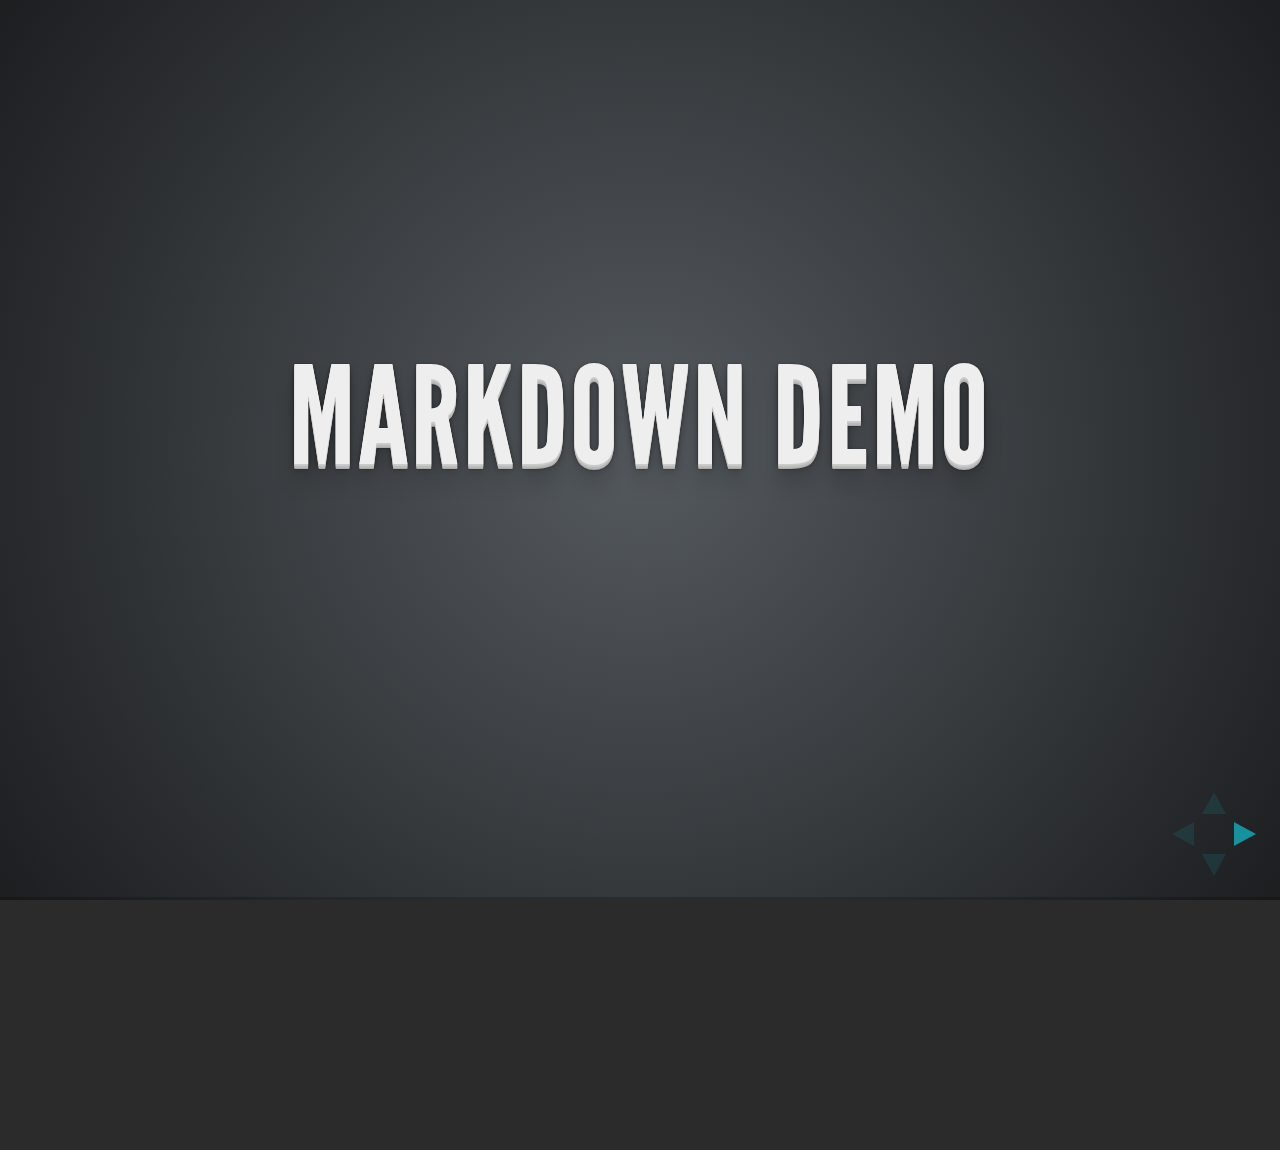
<file: talk/java-9/reveal/plugin/markdown/example.html>
<!doctype html>
<html lang="en">

	<head>
		<meta charset="utf-8">

		<title>reveal.js - Markdown Demo</title>

		<link rel="stylesheet" href="../../css/reveal.css">
		<link rel="stylesheet" href="../../css/theme/default.css" id="theme">
	</head>

	<body>

		<div class="reveal">

			<div class="slides">

                <!-- Use external markdown resource, and separate slides by three newlines; vertical slides by two newlines -->
                <section data-markdown="example.md" data-separator="^\n\n\n" data-vertical="^\n\n"></section>

                <!-- Slides are separated by three dashes (quick 'n dirty regular expression) -->
                <section data-markdown data-separator="---">
                    <script type="text/template">
                        ## Demo 1
                        Slide 1
                        ---
                        ## Demo 1
                        Slide 2
                        ---
                        ## Demo 1
                        Slide 3
                    </script>
                </section>

                <!-- Slides are separated by newline + three dashes + newline, vertical slides identical but two dashes -->
                <section data-markdown data-separator="^\n---\n$" data-vertical="^\n--\n$">
                    <script type="text/template">
                        ## Demo 2
                        Slide 1.1

                        --

                        ## Demo 2
                        Slide 1.2

                        ---

                        ## Demo 2
                        Slide 2
                    </script>
                </section>

                <!-- No "extra" slides, since there are no separators defined (so they'll become horizontal rulers) -->
                <section data-markdown>
                    <script type="text/template">
                        A

                        ---

                        B

                        ---

                        C
                    </script>
                </section>

            </div>
		</div>

		<script src="../../lib/js/head.min.js"></script>
		<script src="../../js/reveal.js"></script>

		<script>

			Reveal.initialize({
				controls: true,
				progress: true,
				history: true,
				center: true,

				theme: Reveal.getQueryHash().theme,
				transition: Reveal.getQueryHash().transition || 'default',

				// Optional libraries used to extend on reveal.js
				dependencies: [
					{ src: '../../lib/js/classList.js', condition: function() { return !document.body.classList; } },
					{ src: 'showdown.js', condition: function() { return !!document.querySelector( '[data-markdown]' ); } },
					{ src: 'markdown.js', condition: function() { return !!document.querySelector( '[data-markdown]' ); } }
				]
			});

		</script>

	</body>
</html>
</file>
<file: talk/reveal/lib/css/zenburn.css>
/*

Zenburn style from voldmar.ru (c) Vladimir Epifanov <voldmar@voldmar.ru>
based on dark.css by Ivan Sagalaev

*/

.hljs {
  display: block;
  overflow-x: auto;
  padding: 0.5em;
  background: #3f3f3f;
  color: #dcdcdc;
}

.hljs-keyword,
.hljs-selector-tag,
.hljs-tag {
  color: #e3ceab;
}

.hljs-template-tag {
  color: #dcdcdc;
}

.hljs-number {
  color: #8cd0d3;
}

.hljs-variable,
.hljs-template-variable,
.hljs-attribute {
  color: #efdcbc;
}

.hljs-literal {
  color: #efefaf;
}

.hljs-subst {
  color: #8f8f8f;
}

.hljs-title,
.hljs-name,
.hljs-selector-id,
.hljs-selector-class,
.hljs-section,
.hljs-type {
  color: #efef8f;
}

.hljs-symbol,
.hljs-bullet,
.hljs-link {
  color: #dca3a3;
}

.hljs-deletion,
.hljs-string,
.hljs-built_in,
.hljs-builtin-name {
  color: #cc9393;
}

.hljs-addition,
.hljs-comment,
.hljs-quote,
.hljs-meta {
  color: #7f9f7f;
}


.hljs-emphasis {
  font-style: italic;
}

.hljs-strong {
  font-weight: bold;
}
</file>
<file: talk/reveal/lib/css/wrapper.css>
/**
 * Sky theme for reveal.js.
 *
 * Copyright (C) 2011-2012 Hakim El Hattab, http://hakim.se
 */
@import url('https://fonts.googleapis.com/css?family=Quicksand:400,700,400italic,700italic');
@import url('https://fonts.googleapis.com/css?family=Open+Sans:400italic,700italic,400,700');


.reveal a {
    line-height: 1.3em;
}

/*********************************************
 * GLOBAL STYLES
 *********************************************/

.reveal {
    font-family: "Open Sans", sans-serif;
    font-size: 20px;
    font-weight: 200;
    letter-spacing: -0.02em;
    color: #333333;
}

::selection {
    color: #fff;
    background: #134674;
    text-shadow: none;
}

::-moz-selection {
    color: #fff;
    background: #134674;
    text-shadow: none;
}

.reveal .slides section,
.reveal .slides section > section {
    line-height: 1.3;
    font-weight: inherit;
}

/*********************************************
 * HEADERS
 *********************************************/
.reveal h1,
.reveal h2,
.reveal h3,
.reveal h4,
.reveal h5,
.reveal h6 {
    font-size: 16px;
    margin: 0 0 20px 0;
    color: #333333;
    font-family: "Quicksand", sans-serif;
    font-weight: normal;
    line-height: 0.9em;
    text-transform: uppercase;
    text-shadow: none;
    word-wrap: break-word;
}

.reveal h1 {
    font-size: 1.8em;
    text-shadow: 0px 0px 6px rgba(0, 0, 0, 0.2);
}

.reveal h2 {
    font-size: 1.6em;
}

.reveal h3 {
    font-size: 1.3em;
}

.reveal h4 {
    font-size: 1em;
}

.reveal h5 {
    font-size: .8em;
}

.reveal h6 {
    font-size: .7em;
}

/*********************************************
 * OTHER
 *********************************************/
.reveal p {
    line-height: 1.3;
}

/* Ensure certain elements are never larger than the slide itself */
.reveal img,
.reveal video,
.reveal iframe {
    max-width: 95%;
    max-height: 95%;
}

.reveal strong,
.reveal b {
    font-weight: bold;
}

.reveal em {
    font-style: italic;
}

.reveal ol,
.reveal dl,
.reveal ul {
    display: inline-block;
    text-align: left;
    margin: 0 0 0 1em;
}

.reveal ol {
    list-style-type: decimal;
}

.reveal ul {
    list-style-type: disc;
}

.reveal ul ul {
    list-style-type: square;
}

.reveal ul ul ul {
    list-style-type: circle;
}

.reveal ul ul,
.reveal ul ol,
.reveal ol ol,
.reveal ol ul {
    display: block;
    margin-left: 40px;
}

.reveal dt {
    font-weight: bold;
}

.reveal dd {
    margin-left: 40px;
}

.reveal blockquote {
    display: block;
    position: relative;
    width: 70%;
    margin: 20px auto;
    padding: 5px;
    font-style: italic;
    background: rgba(255, 255, 255, 0.05);
    box-shadow: 0px 0px 2px rgba(0, 0, 0, 0.2);
}

.reveal blockquote p:first-child,
.reveal blockquote p:last-child {
    display: inline-block;
}

.reveal q {
    font-style: italic;
}

.reveal pre {
    display: block;
    position: relative;
    width: 90%;
    margin: 0px auto;
    text-align: left;
    font-size: 0.55em;
    font-family: monospace;
    line-height: 1.2em;
    word-wrap: break-word;
}

.reveal code {
    font-family: monospace;
    text-transform: none;
}

.reveal pre code {
    display: block;
    padding: 5px;
    overflow: auto;
    max-height: 400px;
    word-wrap: normal;
}

.reveal table {
    margin: auto;
    border-collapse: collapse;
    border-spacing: 0;
}

.reveal table th {
    font-weight: bold;
}

.reveal table th,
.reveal table td {
    text-align: left;
    padding: 0.2em 0.5em 0.2em 0.5em;
    border-bottom: 1px solid;
}

.reveal table th[align="center"],
.reveal table td[align="center"] {
    text-align: center;
}

.reveal table th[align="right"],
.reveal table td[align="right"] {
    text-align: right;
}

.reveal table tbody tr:last-child th,
.reveal table tbody tr:last-child td {
    border-bottom: none;
}

.reveal sup {
    vertical-align: super;
    font-size: smaller;
}

.reveal sub {
    vertical-align: sub;
    font-size: smaller;
}

.reveal small {
    display: inline-block;
    font-size: 0.8em;
    line-height: 1.2em;
    vertical-align: top;
}

.reveal small * {
    vertical-align: top;
}

/*********************************************
 * LINKS
 *********************************************/
.reveal a {
    color: #3b759e;
    text-decoration: none;
    -webkit-transition: color .15s ease;
    -moz-transition: color .15s ease;
    transition: color .15s ease;
}

.reveal a:hover {
    color: #74a7cb;
    text-shadow: none;
    border: none;
}

.reveal .roll span:after {
    color: #fff;
    background: #264c66;
}

/*********************************************
 * IMAGES
 *********************************************/
.reveal section img {
    margin: 15px 0px;
    background: rgba(255, 255, 255, 0.12);
    border: 4px solid #333;
    box-shadow: 0 0 10px rgba(0, 0, 0, 0.15);
}

.reveal section img.plain {
    border: 0;
    box-shadow: none;
}

.reveal a img {
    -webkit-transition: all .15s linear;
    -moz-transition: all .15s linear;
    transition: all .15s linear;
}

.reveal a:hover img {
    background: rgba(255, 255, 255, 0.2);
    border-color: #3b759e;
    box-shadow: 0 0 20px rgba(0, 0, 0, 0.55);
}

/*********************************************
 * NAVIGATION CONTROLS
 *********************************************/
.reveal .controls {
    color: #3b759e;
}

/*********************************************
 * PROGRESS BAR
 *********************************************/
.reveal .progress {
    background: rgba(0, 0, 0, 0.2);
    color: #3b759e;
}

.reveal .progress span {
    -webkit-transition: width 800ms cubic-bezier(0.26, 0.86, 0.44, 0.985);
    -moz-transition: width 800ms cubic-bezier(0.26, 0.86, 0.44, 0.985);
    transition: width 800ms cubic-bezier(0.26, 0.86, 0.44, 0.985);
}

/*********************************************
 * PRINT BACKGROUND
 *********************************************/
@media print {
    .backgrounds {
        background-color: #f7fbfc;
    }
}


/********************************************
* section
*********************************************/
.reveal .section-border{
    background: rgba(9, 9, 9, 0.2);
    border: 0px solid #FFFFFF;
    border-radius: 15px;
    box-shadow: 0 0 10px rgba(0, 0, 0, 0.15);
    -webkit-transition: all .2s linear;
    -moz-transition: all .2s linear;
    -ms-transition: all .2s linear;
    -o-transition: all .2s linear;
    transition: all .2s linear;
    padding-bottom: 20px!important;
    padding-top: 20px !important;
    width: 100%;
}
</file>
<file: talk/browser-internals/internalsweb.css>
@import url('https://fonts.googleapis.com/css?family=Handlee');
.reveal {
  font-family: 'Handlee', cursive;
}
.reveal h1,
.reveal h2,
.reveal h3,
.reveal h4,
.reveal h5,
.reveal h6 {
  font-family: 'Handlee', cursive;
}

body {
  background-color: #e1f7d9;
}
</file>
<file: talk/functional-scala/scala.css>
body {
  background: #6aac76;
  background: -moz-radial-gradient(center, circle cover, #f7fbfc 0%, #6aac76 100%);
  background: -webkit-gradient(radial, center center, 0px, center center, 100%, color-stop(0%, #f7fbfc), color-stop(100%, #6aac76));
  background: -webkit-radial-gradient(center, circle cover, #f7fbfc 0%, #6aac76 100%);
  background: -o-radial-gradient(center, circle cover, #f7fbfc 0%, #6aac76 100%);
  background: -ms-radial-gradient(center, circle cover, #f7fbfc 0%, #82a3ac 100%);
  background: radial-gradient(center, circle cover, #f7fbfc 0%, #6aac76 100%);
  background-color: #f7fbfc;
}
</file>
<file: talk/js-frameworks-and-web/js-frameworks-and-web.css>
@import url('https://fonts.googleapis.com/css?family=Handlee');
.reveal {
  font-family: 'Handlee', cursive;
}
.reveal h1,
.reveal h2,
.reveal h3,
.reveal h4,
.reveal h5,
.reveal h6 {
  font-family: 'Handlee', cursive;
}

body {
  background-color: #d2f6f6;
}
</file>
<file: assets/css/set2.css>
.grid {
	position: relative;
	clear: both;
	margin: 0 auto;
	padding: 1em 0 4em;
	max-width: 100%;
	list-style: none;
	text-align: center;
}

/* Common style */
.grid figure {
	position: relative;
	float: left;
	overflow: hidden;
	margin: 10px 1%;
	min-width: 580px;
	max-width: 580px;
	max-height: 360px;
	width: 48%;
	height: auto;
	background: #3085a3;
	text-align: center;
	cursor: pointer;
	border-style: double;
	border-color: #11a21a;
}

.grid figure img {
	position: relative;
	display: block;
	min-height: 100%;
	max-width: 100%;
	opacity: 0.8;
}

.grid figure figcaption {
	padding: 2em;
	color: #fff;
	text-transform: uppercase;
	font-size: 1.25em;
	-webkit-backface-visibility: hidden;
	backface-visibility: hidden;
}

.grid figure figcaption::before,
.grid figure figcaption::after {
	pointer-events: none;
}

.grid figure figcaption,
.grid figure figcaption > a {
	position: absolute;
	top: 0;
	left: 0;
	width: 100%;
	height: 100%;
}

/* Anchor will cover the whole item by default */
/* For some effects it will show as a button */
.grid figure figcaption > a {
	z-index: 1000;
	text-indent: 200%;
	white-space: nowrap;
	font-size: 0;
	opacity: 0;
}

.grid figure h2 {
	word-spacing: -0.15em;
	font-weight: 300;
}

.grid figure h2 span {
	font-weight: 800;
}

.grid figure h2,
.grid figure p {
	margin: 0;
}

.grid figure p {
	letter-spacing: 1px;
	font-size: 68.5%;
}

/* Individual effects */

/*---------------*/
/***** Julia *****/
/*---------------*/

figure.effect-julia {
	background: #2f3238;
}

figure.effect-julia img {
	max-width: none;
	height: 400px;
	-webkit-transition: opacity 1s, -webkit-transform 1s;
	transition: opacity 1s, transform 1s;
	-webkit-backface-visibility: hidden;
	backface-visibility: hidden;
}

figure.effect-julia figcaption {
	text-align: left;
}

figure.effect-julia h2 {
	position: relative;
	padding: 0.5em 0;
}

figure.effect-julia p {
	display: inline-block;
	margin: 0 0 0.25em;
	padding: 0.4em 1em;
	background: rgba(255,255,255,0.9);
	color: #2f3238;
	text-transform: none;
	font-weight: 500;
	font-size: 75%;
	-webkit-transition: opacity 0.35s, -webkit-transform 0.35s;
	transition: opacity 0.35s, transform 0.35s;
	-webkit-transform: translate3d(-360px,0,0);
	transform: translate3d(-360px,0,0);
}

figure.effect-julia p:first-child {
	-webkit-transition-delay: 0.15s;
	transition-delay: 0.15s;
}

figure.effect-julia p:nth-of-type(2) {
	-webkit-transition-delay: 0.1s;
	transition-delay: 0.1s;
}

figure.effect-julia p:nth-of-type(3) {
	-webkit-transition-delay: 0.05s;
	transition-delay: 0.05s;
}

figure.effect-julia:hover p:first-child {
	-webkit-transition-delay: 0s;
	transition-delay: 0s;
}

figure.effect-julia:hover p:nth-of-type(2) {
	-webkit-transition-delay: 0.05s;
	transition-delay: 0.05s;
}

figure.effect-julia:hover p:nth-of-type(3) {
	-webkit-transition-delay: 0.1s;
	transition-delay: 0.1s;
}

figure.effect-julia:hover img {
	opacity: 0.6;
	-webkit-transform: scale3d(1.1,1.1,1);
	transform: scale3d(1.1,1.1,1);
}

figure.effect-julia:hover p {
	opacity: 1;
	-webkit-transform: translate3d(0,0,0);
	transform: translate3d(0,0,0);
}

/* Media queries */
@media screen and (max-width: 50em) {
	.content {
		padding: 0 10px;
		text-align: center;
	}
	.grid figure {
		display: inline-block;
		float: none;
		margin: 10px auto;
		width: 100%;
	}
}
</file>
<file: talk/java-9/reveal/css/reveal.css>
@charset "UTF-8";

/*!
 * reveal.js
 * http://lab.hakim.se/reveal-js
 * MIT licensed
 *
 * Copyright (C) 2013 Hakim El Hattab, http://hakim.se
 */


/*********************************************
 * RESET STYLES
 *********************************************/

html, body, .reveal div, .reveal span, .reveal applet, .reveal object, .reveal iframe,
.reveal h1, .reveal h2, .reveal h3, .reveal h4, .reveal h5, .reveal h6, .reveal p, .reveal blockquote, .reveal pre,
.reveal a, .reveal abbr, .reveal acronym, .reveal address, .reveal big, .reveal cite, .reveal code,
.reveal del, .reveal dfn, .reveal em, .reveal img, .reveal ins, .reveal kbd, .reveal q, .reveal s, .reveal samp,
.reveal small, .reveal strike, .reveal strong, .reveal sub, .reveal sup, .reveal tt, .reveal var,
.reveal b, .reveal u, .reveal i, .reveal center,
.reveal dl, .reveal dt, .reveal dd, .reveal ol, .reveal ul, .reveal li,
.reveal fieldset, .reveal form, .reveal label, .reveal legend,
.reveal table, .reveal caption, .reveal tbody, .reveal tfoot, .reveal thead, .reveal tr, .reveal th, .reveal td,
.reveal article, .reveal aside, .reveal canvas, .reveal details, .reveal embed,
.reveal figure, .reveal figcaption, .reveal footer, .reveal header, .reveal hgroup,
.reveal menu, .reveal nav, .reveal output, .reveal ruby, .reveal section, .reveal summary,
.reveal time, .reveal mark, .reveal audio, video {
	margin: 0;
	padding: 0;
	border: 0;
	font-size: 100%;
	font: inherit;
	vertical-align: baseline;
}

.reveal article, .reveal aside, .reveal details, .reveal figcaption, .reveal figure,
.reveal footer, .reveal header, .reveal hgroup, .reveal menu, .reveal nav, .reveal section {
	display: block;
}


/*********************************************
 * GLOBAL STYLES
 *********************************************/

html,
body {
	width: 100%;
	height: 100%;
	overflow: hidden;
}

body {
	position: relative;
	line-height: 1;
}

::selection {
	background: #FF5E99;
	color: #fff;
	text-shadow: none;
}


/*********************************************
 * HEADERS
 *********************************************/

.reveal h1,
.reveal h2,
.reveal h3,
.reveal h4,
.reveal h5,
.reveal h6 {
	-webkit-hyphens: auto;
	   -moz-hyphens: auto;
	        hyphens: auto;

	word-wrap: break-word;
}

.reveal h1 { font-size: 3.77em; }
.reveal h2 { font-size: 2.11em;	}
.reveal h3 { font-size: 1.55em;	}
.reveal h4 { font-size: 1em;	}


/*********************************************
 * VIEW FRAGMENTS
 *********************************************/

.reveal .slides section .fragment {
	opacity: 0;

	-webkit-transition: all .2s ease;
	   -moz-transition: all .2s ease;
	    -ms-transition: all .2s ease;
	     -o-transition: all .2s ease;
	        transition: all .2s ease;
}
	.reveal .slides section .fragment.visible {
		opacity: 1;
	}

.reveal .slides section .fragment.grow {
	opacity: 1;
}
	.reveal .slides section .fragment.grow.visible {
		-webkit-transform: scale( 1.3 );
		   -moz-transform: scale( 1.3 );
		    -ms-transform: scale( 1.3 );
		     -o-transform: scale( 1.3 );
		        transform: scale( 1.3 );
	}

.reveal .slides section .fragment.shrink {
	opacity: 1;
}
	.reveal .slides section .fragment.shrink.visible {
		-webkit-transform: scale( 0.7 );
		   -moz-transform: scale( 0.7 );
		    -ms-transform: scale( 0.7 );
		     -o-transform: scale( 0.7 );
		        transform: scale( 0.7 );
	}

.reveal .slides section .fragment.roll-in {
	opacity: 0;

	-webkit-transform: rotateX( 90deg );
	   -moz-transform: rotateX( 90deg );
	    -ms-transform: rotateX( 90deg );
	     -o-transform: rotateX( 90deg );
	        transform: rotateX( 90deg );
}
	.reveal .slides section .fragment.roll-in.visible {
		opacity: 1;

		-webkit-transform: rotateX( 0 );
		   -moz-transform: rotateX( 0 );
		    -ms-transform: rotateX( 0 );
		     -o-transform: rotateX( 0 );
		        transform: rotateX( 0 );
	}

.reveal .slides section .fragment.fade-out {
	opacity: 1;
}
	.reveal .slides section .fragment.fade-out.visible {
		opacity: 0;
	}

.reveal .slides section .fragment.highlight-red,
.reveal .slides section .fragment.highlight-green,
.reveal .slides section .fragment.highlight-blue {
	opacity: 1;
}
	.reveal .slides section .fragment.highlight-red.visible {
		color: #ff2c2d
	}
	.reveal .slides section .fragment.highlight-green.visible {
		color: #17ff2e;
	}
	.reveal .slides section .fragment.highlight-blue.visible {
		color: #1b91ff;
	}


/*********************************************
 * DEFAULT ELEMENT STYLES
 *********************************************/

/* Fixes issue in Chrome where italic fonts did not appear when printing to PDF */
.reveal:after {
  content: '';
  font-style: italic;
}

/* Ensure certain elements are never larger than the slide itself */
.reveal img,
.reveal video,
.reveal iframe {
	max-width: 95%;
	max-height: 95%;
}

/** Prevents layering issues in certain browser/transition combinations */
.reveal a {
	position: relative;
}

.reveal strong,
.reveal b {
	font-weight: bold;
}

.reveal em,
.reveal i {
	font-style: italic;
}

.reveal ol,
.reveal ul {
	display: inline-block;

	text-align: left;
	margin: 0 0 0 1em;
}

.reveal ol {
	list-style-type: decimal;
}

.reveal ul {
	list-style-type: disc;
}

.reveal ul ul {
	list-style-type: square;
}

.reveal ul ul ul {
	list-style-type: circle;
}

.reveal ul ul,
.reveal ul ol,
.reveal ol ol,
.reveal ol ul {
	display: block;
	margin-left: 40px;
}

.reveal p {
	margin-bottom: 10px;
	line-height: 1.2em;
}

.reveal q,
.reveal blockquote {
	quotes: none;
}

.reveal blockquote {
	display: block;
	position: relative;
	width: 70%;
	margin: 5px auto;
	padding: 5px;

	font-style: italic;
	background: rgba(255, 255, 255, 0.05);
	box-shadow: 0px 0px 2px rgba(0,0,0,0.2);
}
	.reveal blockquote p:first-child,
	.reveal blockquote p:last-child {
		display: inline-block;
	}
	.reveal blockquote:before {
		content: '\201C';
	}
	.reveal blockquote:after {
		content: '\201D';
	}

.reveal q {
	font-style: italic;
}
	.reveal q:before {
		content: '\201C';
	}
	.reveal q:after {
		content: '\201D';
	}

.reveal pre {
	display: block;
	position: relative;
	width: 90%;
	margin: 15px auto;

	text-align: left;
/*	font-size: 0.55em; */
	font-size: 0.8em;
	font-family: monospace;
	line-height: 1.2em;

	word-wrap: break-word;

	box-shadow: 0px 0px 6px rgba(0,0,0,0.3);
}
.reveal pre code {
	padding: 5px;
}

.reveal code {
	font-family: monospace;
	overflow: auto;
	max-height: 650px;
}

.reveal table th,
.reveal table td {
	text-align: left;
	padding-right: .3em;
}

.reveal table th {
	text-shadow: rgb(255,255,255) 1px 1px 2px;
}

.reveal sup {
	vertical-align: super;
}
.reveal sub {
	vertical-align: sub;
}

.reveal small {
	display: inline-block;
	font-size: 0.6em;
	line-height: 1.2em;
	vertical-align: top;
}

.reveal small * {
	vertical-align: top;
}


/*********************************************
 * CONTROLS
 *********************************************/

.reveal .controls {
	display: none;
	position: fixed;
	width: 110px;
	height: 110px;
	z-index: 30;
	right: 10px;
	bottom: 10px;
}

.reveal .controls div {
	position: absolute;
	opacity: 0.1;
	width: 0;
	height: 0;
	border: 12px solid transparent;

	-webkit-transition: opacity 0.2s ease;
	   -moz-transition: opacity 0.2s ease;
	    -ms-transition: opacity 0.2s ease;
	     -o-transition: opacity 0.2s ease;
	        transition: opacity 0.2s ease;
}

.reveal .controls div.enabled {
	opacity: 0.6;
	cursor: pointer;
}

.reveal .controls div.enabled:active {
	margin-top: 1px;
}

.reveal .controls div.navigate-left {
	top: 42px;

	border-right-width: 22px;
	border-right-color: #eee;
}

.reveal .controls div.navigate-right {
	left: 74px;
	top: 42px;

	border-left-width: 22px;
	border-left-color: #eee;
}

.reveal .controls div.navigate-up {
	left: 42px;

	border-bottom-width: 22px;
	border-bottom-color: #eee;
}

.reveal .controls div.navigate-down {
	left: 42px;
	top: 74px;

	border-top-width: 22px;
	border-top-color: #eee;
}


/*********************************************
 * PROGRESS BAR
 *********************************************/

.reveal .progress {
	position: fixed;
	display: none;
	height: 3px;
	width: 100%;
	bottom: 0;
	left: 0;
	z-index: 10;
}
	.reveal .progress:after {
		content: '';
		display: 'block';
		position: absolute;
		height: 20px;
		width: 100%;
		top: -20px;
	}
	.reveal .progress span {
		display: block;
		height: 100%;
		width: 0px;

		-webkit-transition: width 800ms cubic-bezier(0.260, 0.860, 0.440, 0.985);
		   -moz-transition: width 800ms cubic-bezier(0.260, 0.860, 0.440, 0.985);
		    -ms-transition: width 800ms cubic-bezier(0.260, 0.860, 0.440, 0.985);
		     -o-transition: width 800ms cubic-bezier(0.260, 0.860, 0.440, 0.985);
		        transition: width 800ms cubic-bezier(0.260, 0.860, 0.440, 0.985);
	}


/*********************************************
 * ROLLING LINKS
 *********************************************/

.reveal .roll {
	display: inline-block;
	line-height: 1.2;
	overflow: hidden;

	vertical-align: top;

	-webkit-perspective: 400px;
	   -moz-perspective: 400px;
	    -ms-perspective: 400px;
	        perspective: 400px;

	-webkit-perspective-origin: 50% 50%;
	   -moz-perspective-origin: 50% 50%;
	    -ms-perspective-origin: 50% 50%;
	        perspective-origin: 50% 50%;
}
	.reveal .roll:hover {
		background: none;
		text-shadow: none;
	}
.reveal .roll span {
	display: block;
	position: relative;
	padding: 0 2px;

	pointer-events: none;

	-webkit-transition: all 400ms ease;
	   -moz-transition: all 400ms ease;
	    -ms-transition: all 400ms ease;
	        transition: all 400ms ease;

	-webkit-transform-origin: 50% 0%;
	   -moz-transform-origin: 50% 0%;
	    -ms-transform-origin: 50% 0%;
	        transform-origin: 50% 0%;

	-webkit-transform-style: preserve-3d;
	   -moz-transform-style: preserve-3d;
	    -ms-transform-style: preserve-3d;
	        transform-style: preserve-3d;

	-webkit-backface-visibility: hidden;
	   -moz-backface-visibility: hidden;
	        backface-visibility: hidden;
}
	.reveal .roll:hover span {
	    background: rgba(0,0,0,0.5);

	    -webkit-transform: translate3d( 0px, 0px, -45px ) rotateX( 90deg );
	       -moz-transform: translate3d( 0px, 0px, -45px ) rotateX( 90deg );
	        -ms-transform: translate3d( 0px, 0px, -45px ) rotateX( 90deg );
	            transform: translate3d( 0px, 0px, -45px ) rotateX( 90deg );
	}
.reveal .roll span:after {
	content: attr(data-title);

	display: block;
	position: absolute;
	left: 0;
	top: 0;
	padding: 0 2px;

	-webkit-transform-origin: 50% 0%;
	   -moz-transform-origin: 50% 0%;
	    -ms-transform-origin: 50% 0%;
	        transform-origin: 50% 0%;

	-webkit-transform: translate3d( 0px, 110%, 0px ) rotateX( -90deg );
	   -moz-transform: translate3d( 0px, 110%, 0px ) rotateX( -90deg );
	    -ms-transform: translate3d( 0px, 110%, 0px ) rotateX( -90deg );
	        transform: translate3d( 0px, 110%, 0px ) rotateX( -90deg );
}


/*********************************************
 * SLIDES
 *********************************************/

.reveal {
	position: relative;
	width: 100%;
	height: 100%;
}

.reveal .slides {
	position: absolute;
	width: 100%;
	height: 100%;
	left: 50%;
	top: 50%;

	overflow: visible;
	z-index: 1;
	text-align: center;

	-webkit-transition: -webkit-perspective .4s ease;
	   -moz-transition: -moz-perspective .4s ease;
	    -ms-transition: -ms-perspective .4s ease;
	     -o-transition: -o-perspective .4s ease;
	        transition: perspective .4s ease;

	-webkit-perspective: 600px;
	   -moz-perspective: 600px;
	    -ms-perspective: 600px;
	        perspective: 600px;

	-webkit-perspective-origin: 0px -100px;
	   -moz-perspective-origin: 0px -100px;
	    -ms-perspective-origin: 0px -100px;
	        perspective-origin: 0px -100px;
}

.reveal .slides>section,
.reveal .slides>section>section {
	display: none;
	position: absolute;
	width: 100%;
	padding: 20px 0px;

	z-index: 10;
	line-height: 1.2em;
	font-weight: normal;

	-webkit-transform-style: preserve-3d;
	   -moz-transform-style: preserve-3d;
	    -ms-transform-style: preserve-3d;
	        transform-style: preserve-3d;

	-webkit-transition: -webkit-transform-origin 800ms cubic-bezier(0.260, 0.860, 0.440, 0.985),
						-webkit-transform 800ms cubic-bezier(0.260, 0.860, 0.440, 0.985),
	                    visibility 800ms cubic-bezier(0.260, 0.860, 0.440, 0.985),
	                    opacity 800ms cubic-bezier(0.260, 0.860, 0.440, 0.985);
	   -moz-transition: -moz-transform-origin 800ms cubic-bezier(0.260, 0.860, 0.440, 0.985),
	   					-moz-transform 800ms cubic-bezier(0.260, 0.860, 0.440, 0.985),
	                    visibility 800ms cubic-bezier(0.260, 0.860, 0.440, 0.985),
	                    opacity 800ms cubic-bezier(0.260, 0.860, 0.440, 0.985);
	    -ms-transition: -ms-transform-origin 800ms cubic-bezier(0.260, 0.860, 0.440, 0.985),
	    				-ms-transform 800ms cubic-bezier(0.260, 0.860, 0.440, 0.985),
	                    visibility 800ms cubic-bezier(0.260, 0.860, 0.440, 0.985),
	                    opacity 800ms cubic-bezier(0.260, 0.860, 0.440, 0.985);
	     -o-transition: -o-transform-origin 800ms cubic-bezier(0.260, 0.860, 0.440, 0.985),
	     				-o-transform 800ms cubic-bezier(0.260, 0.860, 0.440, 0.985),
	                    visibility 800ms cubic-bezier(0.260, 0.860, 0.440, 0.985),
	                    opacity 800ms cubic-bezier(0.260, 0.860, 0.440, 0.985);
	        transition: transform-origin 800ms cubic-bezier(0.260, 0.860, 0.440, 0.985),
	        			transform 800ms cubic-bezier(0.260, 0.860, 0.440, 0.985),
	                    visibility 800ms cubic-bezier(0.260, 0.860, 0.440, 0.985),
	                    opacity 800ms cubic-bezier(0.260, 0.860, 0.440, 0.985);
}

.reveal .slides>section {
	left: -50%;
	top: -50%;
}

.reveal .slides>section.stack {
	padding-top: 0;
	padding-bottom: 0;
}

.reveal .slides>section.present,
.reveal .slides>section>section.present {
	display: block;
	z-index: 11;
	opacity: 1;
}

.reveal.center,
.reveal.center .slides,
.reveal.center .slides section {
	min-height: auto !important;
}



/*********************************************
 * DEFAULT TRANSITION
 *********************************************/

.reveal .slides>section.past {
	display: block;
	opacity: 0;

	-webkit-transform: translate3d(-100%, 0, 0) rotateY(-90deg) translate3d(-100%, 0, 0);
	   -moz-transform: translate3d(-100%, 0, 0) rotateY(-90deg) translate3d(-100%, 0, 0);
	    -ms-transform: translate3d(-100%, 0, 0) rotateY(-90deg) translate3d(-100%, 0, 0);
	        transform: translate3d(-100%, 0, 0) rotateY(-90deg) translate3d(-100%, 0, 0);
}
.reveal .slides>section.future {
	display: block;
	opacity: 0;

	-webkit-transform: translate3d(100%, 0, 0) rotateY(90deg) translate3d(100%, 0, 0);
	   -moz-transform: translate3d(100%, 0, 0) rotateY(90deg) translate3d(100%, 0, 0);
	    -ms-transform: translate3d(100%, 0, 0) rotateY(90deg) translate3d(100%, 0, 0);
	        transform: translate3d(100%, 0, 0) rotateY(90deg) translate3d(100%, 0, 0);
}

.reveal .slides>section>section.past {
	display: block;
	opacity: 0;

	-webkit-transform: translate3d(0, -300px, 0) rotateX(70deg) translate3d(0, -300px, 0);
	   -moz-transform: translate3d(0, -300px, 0) rotateX(70deg) translate3d(0, -300px, 0);
	    -ms-transform: translate3d(0, -300px, 0) rotateX(70deg) translate3d(0, -300px, 0);
	        transform: translate3d(0, -300px, 0) rotateX(70deg) translate3d(0, -300px, 0);
}
.reveal .slides>section>section.future {
	display: block;
	opacity: 0;

	-webkit-transform: translate3d(0, 300px, 0) rotateX(-70deg) translate3d(0, 300px, 0);
	   -moz-transform: translate3d(0, 300px, 0) rotateX(-70deg) translate3d(0, 300px, 0);
	    -ms-transform: translate3d(0, 300px, 0) rotateX(-70deg) translate3d(0, 300px, 0);
	        transform: translate3d(0, 300px, 0) rotateX(-70deg) translate3d(0, 300px, 0);
}


/*********************************************
 * CONCAVE TRANSITION
 *********************************************/

.reveal.concave  .slides>section.past {
	-webkit-transform: translate3d(-100%, 0, 0) rotateY(90deg) translate3d(-100%, 0, 0);
	   -moz-transform: translate3d(-100%, 0, 0) rotateY(90deg) translate3d(-100%, 0, 0);
	    -ms-transform: translate3d(-100%, 0, 0) rotateY(90deg) translate3d(-100%, 0, 0);
	        transform: translate3d(-100%, 0, 0) rotateY(90deg) translate3d(-100%, 0, 0);
}
.reveal.concave  .slides>section.future {
	-webkit-transform: translate3d(100%, 0, 0) rotateY(-90deg) translate3d(100%, 0, 0);
	   -moz-transform: translate3d(100%, 0, 0) rotateY(-90deg) translate3d(100%, 0, 0);
	    -ms-transform: translate3d(100%, 0, 0) rotateY(-90deg) translate3d(100%, 0, 0);
	        transform: translate3d(100%, 0, 0) rotateY(-90deg) translate3d(100%, 0, 0);
}

.reveal.concave  .slides>section>section.past {
	-webkit-transform: translate3d(0, -80%, 0) rotateX(-70deg) translate3d(0, -80%, 0);
	   -moz-transform: translate3d(0, -80%, 0) rotateX(-70deg) translate3d(0, -80%, 0);
	    -ms-transform: translate3d(0, -80%, 0) rotateX(-70deg) translate3d(0, -80%, 0);
	        transform: translate3d(0, -80%, 0) rotateX(-70deg) translate3d(0, -80%, 0);
}
.reveal.concave  .slides>section>section.future {
	-webkit-transform: translate3d(0, 80%, 0) rotateX(70deg) translate3d(0, 80%, 0);
	   -moz-transform: translate3d(0, 80%, 0) rotateX(70deg) translate3d(0, 80%, 0);
	    -ms-transform: translate3d(0, 80%, 0) rotateX(70deg) translate3d(0, 80%, 0);
	        transform: translate3d(0, 80%, 0) rotateX(70deg) translate3d(0, 80%, 0);
}


/*********************************************
 * ZOOM TRANSITION
 *********************************************/

.reveal.zoom .slides>section.past {
	opacity: 0;
	visibility: hidden;

	-webkit-transform: scale(16);
	   -moz-transform: scale(16);
	    -ms-transform: scale(16);
	     -o-transform: scale(16);
	        transform: scale(16);
}
.reveal.zoom .slides>section.future {
	opacity: 0;
	visibility: hidden;

	-webkit-transform: scale(0.2);
	   -moz-transform: scale(0.2);
	    -ms-transform: scale(0.2);
	     -o-transform: scale(0.2);
	        transform: scale(0.2);
}

.reveal.zoom .slides>section>section.past {
	-webkit-transform: translate(0, -150%);
	   -moz-transform: translate(0, -150%);
	    -ms-transform: translate(0, -150%);
	     -o-transform: translate(0, -150%);
	        transform: translate(0, -150%);
}
.reveal.zoom .slides>section>section.future {
	-webkit-transform: translate(0, 150%);
	   -moz-transform: translate(0, 150%);
	    -ms-transform: translate(0, 150%);
	     -o-transform: translate(0, 150%);
	        transform: translate(0, 150%);
}


/*********************************************
 * LINEAR TRANSITION
 *********************************************/

.reveal.linear .slides>section.past {
	-webkit-transform: translate(-150%, 0);
	   -moz-transform: translate(-150%, 0);
	    -ms-transform: translate(-150%, 0);
	     -o-transform: translate(-150%, 0);
	        transform: translate(-150%, 0);
}
.reveal.linear .slides>section.future {
	-webkit-transform: translate(150%, 0);
	   -moz-transform: translate(150%, 0);
	    -ms-transform: translate(150%, 0);
	     -o-transform: translate(150%, 0);
	        transform: translate(150%, 0);
}

.reveal.linear .slides>section>section.past {
	-webkit-transform: translate(0, -150%);
	   -moz-transform: translate(0, -150%);
	    -ms-transform: translate(0, -150%);
	     -o-transform: translate(0, -150%);
	        transform: translate(0, -150%);
}
.reveal.linear .slides>section>section.future {
	-webkit-transform: translate(0, 150%);
	   -moz-transform: translate(0, 150%);
	    -ms-transform: translate(0, 150%);
	     -o-transform: translate(0, 150%);
	        transform: translate(0, 150%);
}


/*********************************************
 * CUBE TRANSITION
 *********************************************/

.reveal.cube .slides {
	-webkit-perspective: 1300px;
	   -moz-perspective: 1300px;
	    -ms-perspective: 1300px;
	        perspective: 1300px;
}

.reveal.cube .slides section {
	padding: 30px;
	min-height: 600px;

	-webkit-backface-visibility: hidden;
	   -moz-backface-visibility: hidden;
	    -ms-backface-visibility: hidden;
	        backface-visibility: hidden;

	-webkit-box-sizing: border-box;
	   -moz-box-sizing: border-box;
	        box-sizing: border-box;
}
	.reveal.center.cube .slides section {
		min-height: auto;
	}
	.reveal.cube .slides section:not(.stack):before {
		content: '';
		position: absolute;
		display: block;
		width: 100%;
		height: 100%;
		left: 0;
		top: 0;
		background: rgba(0,0,0,0.1);
		border-radius: 4px;

		-webkit-transform: translateZ( -20px );
		   -moz-transform: translateZ( -20px );
		    -ms-transform: translateZ( -20px );
		     -o-transform: translateZ( -20px );
		        transform: translateZ( -20px );
	}
	.reveal.cube .slides section:not(.stack):after {
		content: '';
		position: absolute;
		display: block;
		width: 90%;
		height: 30px;
		left: 5%;
		bottom: 0;
		background: none;
		z-index: 1;

		border-radius: 4px;
		box-shadow: 0px 95px 25px rgba(0,0,0,0.2);

		-webkit-transform: translateZ(-90px) rotateX( 65deg );
		   -moz-transform: translateZ(-90px) rotateX( 65deg );
		    -ms-transform: translateZ(-90px) rotateX( 65deg );
		     -o-transform: translateZ(-90px) rotateX( 65deg );
		        transform: translateZ(-90px) rotateX( 65deg );
	}

.reveal.cube .slides>section.stack {
	padding: 0;
	background: none;
}

.reveal.cube .slides>section.past {
	-webkit-transform-origin: 100% 0%;
	   -moz-transform-origin: 100% 0%;
	    -ms-transform-origin: 100% 0%;
	        transform-origin: 100% 0%;

	-webkit-transform: translate3d(-100%, 0, 0) rotateY(-90deg);
	   -moz-transform: translate3d(-100%, 0, 0) rotateY(-90deg);
	    -ms-transform: translate3d(-100%, 0, 0) rotateY(-90deg);
	        transform: translate3d(-100%, 0, 0) rotateY(-90deg);
}

.reveal.cube .slides>section.future {
	-webkit-transform-origin: 0% 0%;
	   -moz-transform-origin: 0% 0%;
	    -ms-transform-origin: 0% 0%;
	        transform-origin: 0% 0%;

	-webkit-transform: translate3d(100%, 0, 0) rotateY(90deg);
	   -moz-transform: translate3d(100%, 0, 0) rotateY(90deg);
	    -ms-transform: translate3d(100%, 0, 0) rotateY(90deg);
	        transform: translate3d(100%, 0, 0) rotateY(90deg);
}

.reveal.cube .slides>section>section.past {
	-webkit-transform-origin: 0% 100%;
	   -moz-transform-origin: 0% 100%;
	    -ms-transform-origin: 0% 100%;
	        transform-origin: 0% 100%;

	-webkit-transform: translate3d(0, -100%, 0) rotateX(90deg);
	   -moz-transform: translate3d(0, -100%, 0) rotateX(90deg);
	    -ms-transform: translate3d(0, -100%, 0) rotateX(90deg);
	        transform: translate3d(0, -100%, 0) rotateX(90deg);
}

.reveal.cube .slides>section>section.future {
	-webkit-transform-origin: 0% 0%;
	   -moz-transform-origin: 0% 0%;
	    -ms-transform-origin: 0% 0%;
	        transform-origin: 0% 0%;

	-webkit-transform: translate3d(0, 100%, 0) rotateX(-90deg);
	   -moz-transform: translate3d(0, 100%, 0) rotateX(-90deg);
	    -ms-transform: translate3d(0, 100%, 0) rotateX(-90deg);
	        transform: translate3d(0, 100%, 0) rotateX(-90deg);
}


/*********************************************
 * PAGE TRANSITION
 *********************************************/

.reveal.page .slides {
	-webkit-perspective-origin: 0% 50%;
	   -moz-perspective-origin: 0% 50%;
	    -ms-perspective-origin: 0% 50%;
	        perspective-origin: 0% 50%;

	-webkit-perspective: 3000px;
	   -moz-perspective: 3000px;
	    -ms-perspective: 3000px;
	        perspective: 3000px;
}

.reveal.page .slides section {
	padding: 30px;
	min-height: 600px;

	-webkit-box-sizing: border-box;
	   -moz-box-sizing: border-box;
	        box-sizing: border-box;
}
	.reveal.page .slides section.past {
		z-index: 12;
	}
	.reveal.page .slides section:not(.stack):before {
		content: '';
		position: absolute;
		display: block;
		width: 100%;
		height: 100%;
		left: 0;
		top: 0;
		background: rgba(0,0,0,0.1);

		-webkit-transform: translateZ( -20px );
		   -moz-transform: translateZ( -20px );
		    -ms-transform: translateZ( -20px );
		     -o-transform: translateZ( -20px );
		        transform: translateZ( -20px );
	}
	.reveal.page .slides section:not(.stack):after {
		content: '';
		position: absolute;
		display: block;
		width: 90%;
		height: 30px;
		left: 5%;
		bottom: 0;
		background: none;
		z-index: 1;

		border-radius: 4px;
		box-shadow: 0px 95px 25px rgba(0,0,0,0.2);

		-webkit-transform: translateZ(-90px) rotateX( 65deg );
	}

.reveal.page .slides>section.stack {
	padding: 0;
	background: none;
}

.reveal.page .slides>section.past {
	-webkit-transform-origin: 0% 0%;
	   -moz-transform-origin: 0% 0%;
	    -ms-transform-origin: 0% 0%;
	        transform-origin: 0% 0%;

	-webkit-transform: translate3d(-40%, 0, 0) rotateY(-80deg);
	   -moz-transform: translate3d(-40%, 0, 0) rotateY(-80deg);
	    -ms-transform: translate3d(-40%, 0, 0) rotateY(-80deg);
	        transform: translate3d(-40%, 0, 0) rotateY(-80deg);
}

.reveal.page .slides>section.future {
	-webkit-transform-origin: 100% 0%;
	   -moz-transform-origin: 100% 0%;
	    -ms-transform-origin: 100% 0%;
	        transform-origin: 100% 0%;

	-webkit-transform: translate3d(0, 0, 0);
	   -moz-transform: translate3d(0, 0, 0);
	    -ms-transform: translate3d(0, 0, 0);
	        transform: translate3d(0, 0, 0);
}

.reveal.page .slides>section>section.past {
	-webkit-transform-origin: 0% 0%;
	   -moz-transform-origin: 0% 0%;
	    -ms-transform-origin: 0% 0%;
	        transform-origin: 0% 0%;

	-webkit-transform: translate3d(0, -40%, 0) rotateX(80deg);
	   -moz-transform: translate3d(0, -40%, 0) rotateX(80deg);
	    -ms-transform: translate3d(0, -40%, 0) rotateX(80deg);
	        transform: translate3d(0, -40%, 0) rotateX(80deg);
}

.reveal.page .slides>section>section.future {
	-webkit-transform-origin: 0% 100%;
	   -moz-transform-origin: 0% 100%;
	    -ms-transform-origin: 0% 100%;
	        transform-origin: 0% 100%;

	-webkit-transform: translate3d(0, 0, 0);
	   -moz-transform: translate3d(0, 0, 0);
	    -ms-transform: translate3d(0, 0, 0);
	        transform: translate3d(0, 0, 0);
}


/*********************************************
 * FADE TRANSITION
 *********************************************/

.reveal.fade .slides section,
.reveal.fade .slides>section>section {
    -webkit-transform: none;
	   -moz-transform: none;
	    -ms-transform: none;
	     -o-transform: none;
	        transform: none;

	-webkit-transition: opacity 0.5s;
	   -moz-transition: opacity 0.5s;
	    -ms-transition: opacity 0.5s;
	     -o-transition: opacity 0.5s;
	        transition: opacity 0.5s;
}


.reveal.fade.overview .slides section,
.reveal.fade.overview .slides>section>section,
.reveal.fade.exit-overview .slides section,
.reveal.fade.exit-overview .slides>section>section {
	-webkit-transition: none;
	   -moz-transition: none;
	    -ms-transition: none;
	     -o-transition: none;
	        transition: none;
}


/*********************************************
 * NO TRANSITION
 *********************************************/

.reveal.none .slides section {
	-webkit-transform: none;
	   -moz-transform: none;
	    -ms-transform: none;
	     -o-transform: none;
	        transform: none;

	-webkit-transition: none;
	   -moz-transition: none;
	    -ms-transition: none;
	     -o-transition: none;
	        transition: none;
}


/*********************************************
 * OVERVIEW
 *********************************************/

.reveal.overview .slides {
	-webkit-perspective-origin: 0% 0%;
	   -moz-perspective-origin: 0% 0%;
	    -ms-perspective-origin: 0% 0%;
	        perspective-origin: 0% 0%;

	-webkit-perspective: 700px;
	   -moz-perspective: 700px;
	    -ms-perspective: 700px;
	        perspective: 700px;
}

.reveal.overview .slides section {
	height: 600px;
	overflow: hidden;
	opacity: 1!important;
	visibility: visible!important;
	cursor: pointer;
	background: rgba(0,0,0,0.1);
}
.reveal.overview .slides section .fragment {
	opacity: 1;
}
.reveal.overview .slides section:after,
.reveal.overview .slides section:before {
	display: none !important;
}
.reveal.overview .slides section>section {
	opacity: 1;
	cursor: pointer;
}
	.reveal.overview .slides section:hover {
		background: rgba(0,0,0,0.3);
	}
	.reveal.overview .slides section.present {
		background: rgba(0,0,0,0.3);
	}
.reveal.overview .slides>section.stack {
	padding: 0;
	background: none;
	overflow: visible;
}


/*********************************************
 * PAUSED MODE
 *********************************************/

.reveal .pause-overlay {
	position: absolute;
	top: 0;
	left: 0;
	width: 100%;
	height: 100%;
	background: black;
	visibility: hidden;
	opacity: 0;
	z-index: 100;

	-webkit-transition: all 1s ease;
	   -moz-transition: all 1s ease;
	    -ms-transition: all 1s ease;
	     -o-transition: all 1s ease;
	        transition: all 1s ease;
}
.reveal.paused .pause-overlay {
	visibility: visible;
	opacity: 1;
}


/*********************************************
 * FALLBACK
 *********************************************/

.no-transforms {
	overflow-y: auto;
}

.no-transforms .slides {
	width: 80%;
	top: 0;
	left: 50%;
	margin: 0;
	text-align: center;
}

.no-transforms .slides section {
	display: block!important;
	opacity: 1!important;
	position: relative!important;
	height: auto;
	min-height: auto;
	top: 0;
	left: -50%;
	margin: 70px 0;

	-webkit-transform: none;
	   -moz-transform: none;
	    -ms-transform: none;
	        transform: none;
}

.no-transforms .slides section section {
	left: 0;
}

.no-transition {
	-webkit-transition: none;
	   -moz-transition: none;
	    -ms-transition: none;
	     -o-transition: none;
	        transition: none;
}


/*********************************************
 * BACKGROUND STATES
 *********************************************/

.reveal .state-background {
	position: absolute;
	width: 100%;
	height: 100%;
	background: rgba( 0, 0, 0, 0 );

	-webkit-transition: background 800ms ease;
	   -moz-transition: background 800ms ease;
	    -ms-transition: background 800ms ease;
	     -o-transition: background 800ms ease;
	        transition: background 800ms ease;
}
.alert .reveal .state-background {
	background: rgba( 200, 50, 30, 0.6 );
}
.soothe .reveal .state-background {
	background: rgba( 50, 200, 90, 0.4 );
}
.blackout .reveal .state-background {
	background: rgba( 0, 0, 0, 0.6 );
}


/*********************************************
 * RTL SUPPORT
 *********************************************/

.reveal.rtl .slides,
.reveal.rtl .slides h1,
.reveal.rtl .slides h2,
.reveal.rtl .slides h3,
.reveal.rtl .slides h4,
.reveal.rtl .slides h5,
.reveal.rtl .slides h6 {
	direction: rtl;
	font-family: sans-serif;
}

.reveal.rtl pre,
.reveal.rtl code {
	direction: ltr;
}

.reveal.rtl ol,
.reveal.rtl ul {
	text-align: right;
}


/*********************************************
 * SPEAKER NOTES
 *********************************************/

.reveal aside.notes {
	display: none;
}


/*********************************************
 * ZOOM PLUGIN
 *********************************************/

.zoomed .reveal *,
.zoomed .reveal *:before,
.zoomed .reveal *:after {
	-webkit-transform: none !important;
	   -moz-transform: none !important;
	    -ms-transform: none !important;
	        transform: none !important;

	-webkit-backface-visibility: visible !important;
	   -moz-backface-visibility: visible !important;
	    -ms-backface-visibility: visible !important;
	        backface-visibility: visible !important;
}

.zoomed .reveal .progress,
.zoomed .reveal .controls {
	opacity: 0;
}

.zoomed .reveal .roll span {
	background: none;
}

.zoomed .reveal .roll span:after {
	visibility: hidden;
}
</file>
<file: talk/java-9/reveal/css/theme/default.css>
@import url(http://fonts.googleapis.com/css?family=Lato:400,700,400italic,700italic);
/**
 * Default theme for reveal.js.
 * 
 * Copyright (C) 2011-2012 Hakim El Hattab, http://hakim.se
 */
@font-face {
  font-family: 'League Gothic';
  src: url("../../lib/font/league_gothic-webfont.eot");
  src: url("../../lib/font/league_gothic-webfont.eot?#iefix") format("embedded-opentype"), url("../../lib/font/league_gothic-webfont.woff") format("woff"), url("../../lib/font/league_gothic-webfont.ttf") format("truetype"), url("../../lib/font/league_gothic-webfont.svg#LeagueGothicRegular") format("svg");
  font-weight: normal;
  font-style: normal;
}

/*********************************************
 * GLOBAL STYLES
 *********************************************/
body {
  background: #1c1e20;
  background: -moz-radial-gradient(center, circle cover, #555a5f 0%, #1c1e20 100%);
  background: -webkit-gradient(radial, center center, 0px, center center, 100%, color-stop(0%, #555a5f), color-stop(100%, #1c1e20));
  background: -webkit-radial-gradient(center, circle cover, #555a5f 0%, #1c1e20 100%);
  background: -o-radial-gradient(center, circle cover, #555a5f 0%, #1c1e20 100%);
  background: -ms-radial-gradient(center, circle cover, #555a5f 0%, #1c1e20 100%);
  background: radial-gradient(center, circle cover, #555a5f 0%, #1c1e20 100%);
  background-color: #2b2b2b;
}

.reveal {
  font-family: "Lato", Times, "Times New Roman", serif;
  font-size: 36px;
  font-weight: 200;
  letter-spacing: -0.02em;
  color: #eeeeee;
}

::selection {
  color: white;
  background: #ff5e99;
  text-shadow: none;
}

/*********************************************
 * HEADERS
 *********************************************/
.reveal h1,
.reveal h2,
.reveal h3,
.reveal h4,
.reveal h5,
.reveal h6 {
  margin: 0 0 20px 0;
  color: #eeeeee;
  font-family: "League Gothic", Impact, sans-serif;
  line-height: 0.9em;
  letter-spacing: 0.02em;
  text-transform: uppercase;
  text-shadow: 0px 0px 6px rgba(0, 0, 0, 0.2);
}

.reveal h1 {
  text-shadow: 0 1px 0 #cccccc, 0 2px 0 #c9c9c9, 0 3px 0 #bbbbbb, 0 4px 0 #b9b9b9, 0 5px 0 #aaaaaa, 0 6px 1px rgba(0, 0, 0, 0.1), 0 0 5px rgba(0, 0, 0, 0.1), 0 1px 3px rgba(0, 0, 0, 0.3), 0 3px 5px rgba(0, 0, 0, 0.2), 0 5px 10px rgba(0, 0, 0, 0.25), 0 20px 20px rgba(0, 0, 0, 0.15);
}

/*********************************************
 * LINKS
 *********************************************/
.reveal a:not(.image) {
  color: #13daec;
  text-decoration: none;
  -webkit-transition: color .15s ease;
  -moz-transition: color .15s ease;
  -ms-transition: color .15s ease;
  -o-transition: color .15s ease;
  transition: color .15s ease;
}

.reveal a:not(.image):hover {
  color: #71e9f4;
  text-shadow: none;
  border: none;
}

.reveal .roll span:after {
  color: #fff;
  background: #0d99a5;
}

/*********************************************
 * IMAGES
 *********************************************/
.reveal section img {
  margin: 15px 0px;
  background: rgba(255, 255, 255, 0.12);
  border: 4px solid #eeeeee;
  box-shadow: 0 0 10px rgba(0, 0, 0, 0.15);
  -webkit-transition: all .2s linear;
  -moz-transition: all .2s linear;
  -ms-transition: all .2s linear;
  -o-transition: all .2s linear;
  transition: all .2s linear;
}

.reveal a:hover img {
  background: rgba(255, 255, 255, 0.2);
  border-color: #13daec;
  box-shadow: 0 0 20px rgba(0, 0, 0, 0.55);
}

/*********************************************
 * NAVIGATION CONTROLS
 *********************************************/
.reveal .controls div.navigate-left,
.reveal .controls div.navigate-left.enabled {
  border-right-color: #13daec;
}

.reveal .controls div.navigate-right,
.reveal .controls div.navigate-right.enabled {
  border-left-color: #13daec;
}

.reveal .controls div.navigate-up,
.reveal .controls div.navigate-up.enabled {
  border-bottom-color: #13daec;
}

.reveal .controls div.navigate-down,
.reveal .controls div.navigate-down.enabled {
  border-top-color: #13daec;
}

.reveal .controls div.navigate-left.enabled:hover {
  border-right-color: #71e9f4;
}

.reveal .controls div.navigate-right.enabled:hover {
  border-left-color: #71e9f4;
}

.reveal .controls div.navigate-up.enabled:hover {
  border-bottom-color: #71e9f4;
}

.reveal .controls div.navigate-down.enabled:hover {
  border-top-color: #71e9f4;
}

/*********************************************
 * PROGRESS BAR
 *********************************************/
.reveal .progress {
  background: rgba(0, 0, 0, 0.2);
}

.reveal .progress span {
  background: #13daec;
  -webkit-transition: width 800ms cubic-bezier(0.26, 0.86, 0.44, 0.985);
  -moz-transition: width 800ms cubic-bezier(0.26, 0.86, 0.44, 0.985);
  -ms-transition: width 800ms cubic-bezier(0.26, 0.86, 0.44, 0.985);
  -o-transition: width 800ms cubic-bezier(0.26, 0.86, 0.44, 0.985);
  transition: width 800ms cubic-bezier(0.26, 0.86, 0.44, 0.985);
}
</file>
